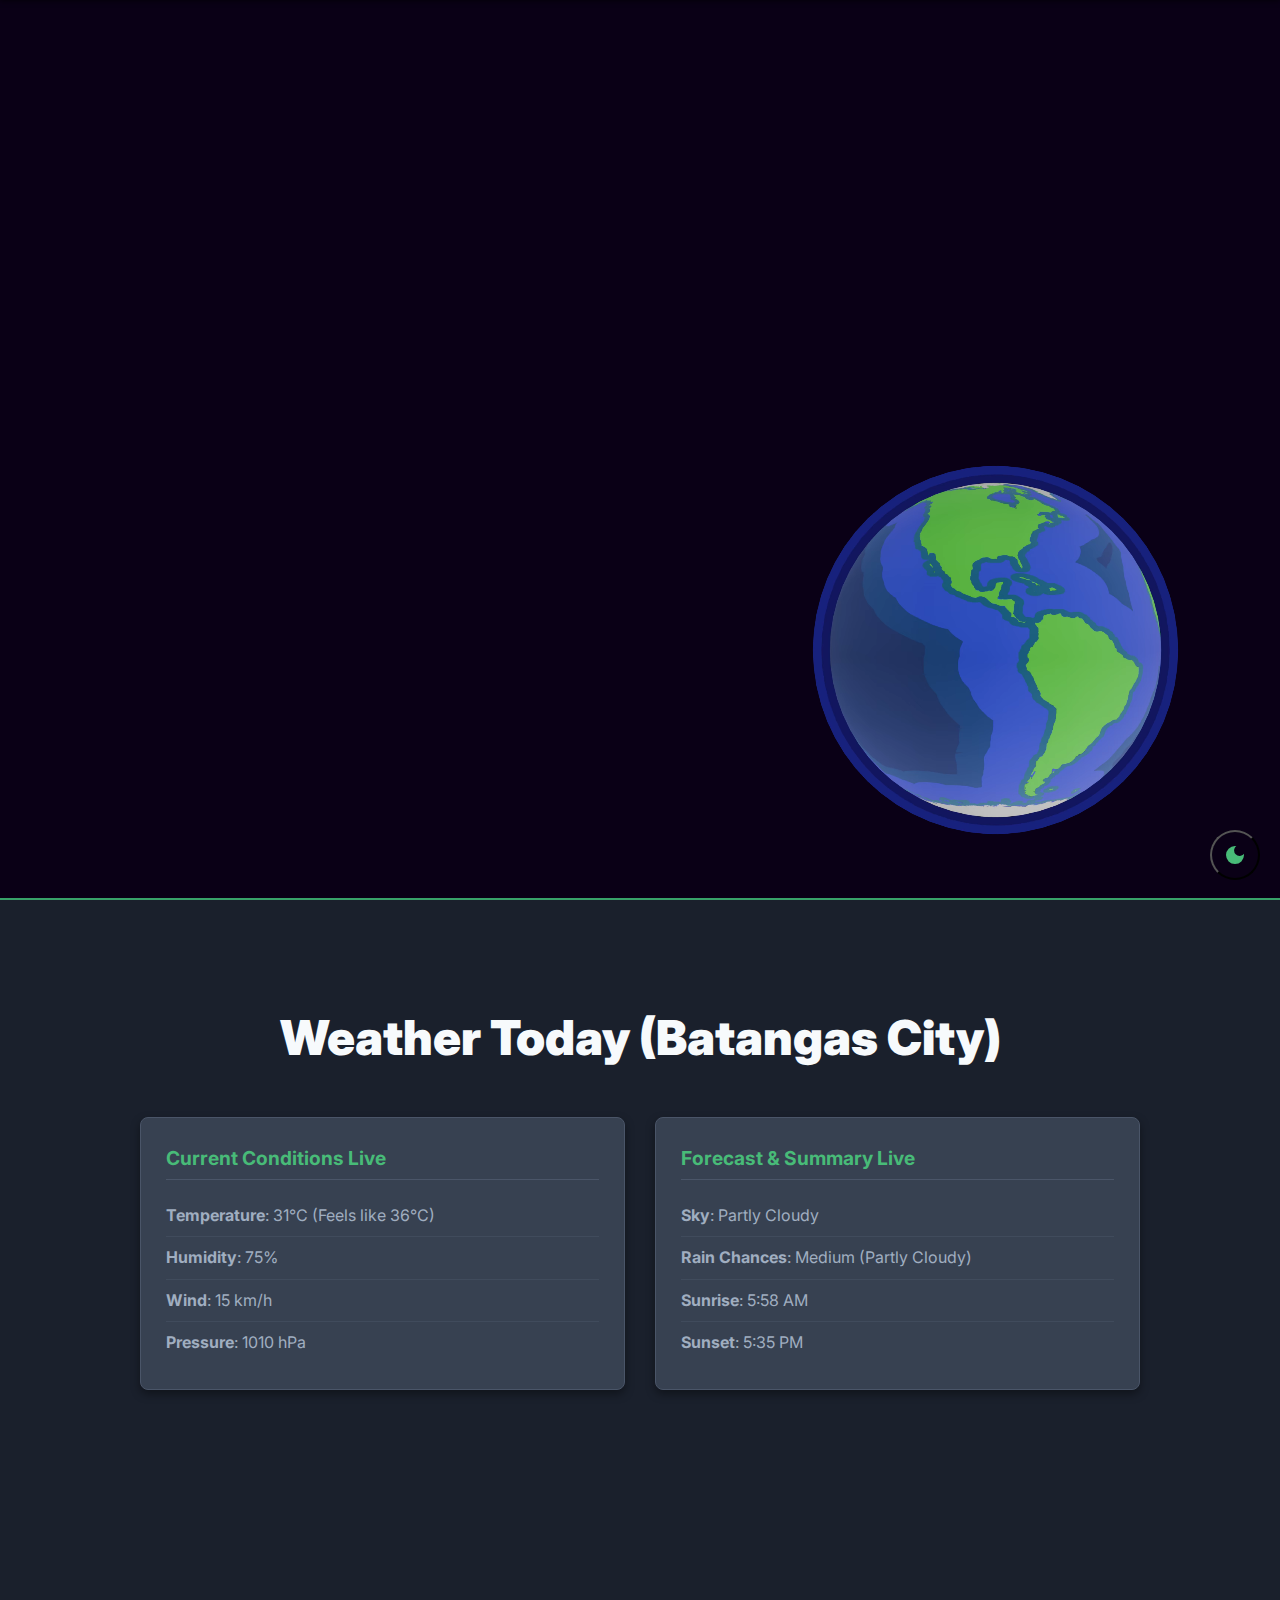
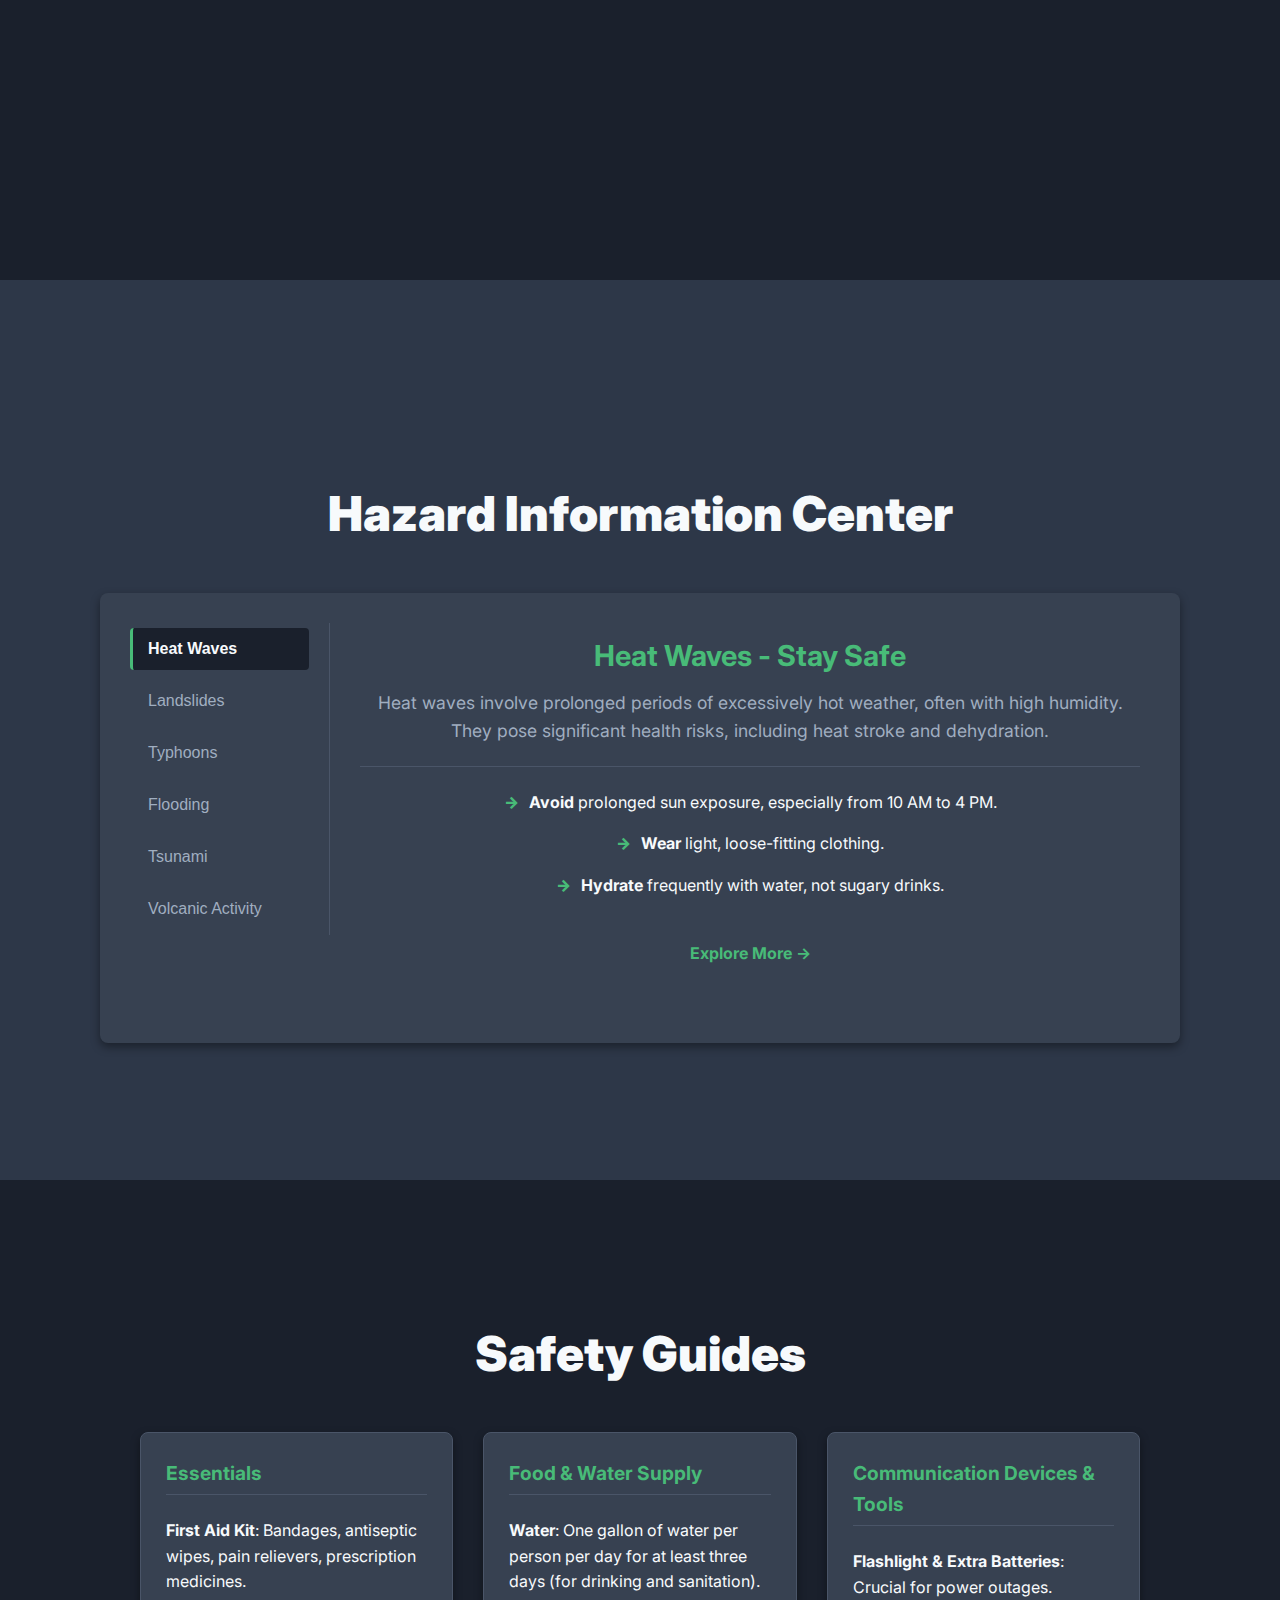
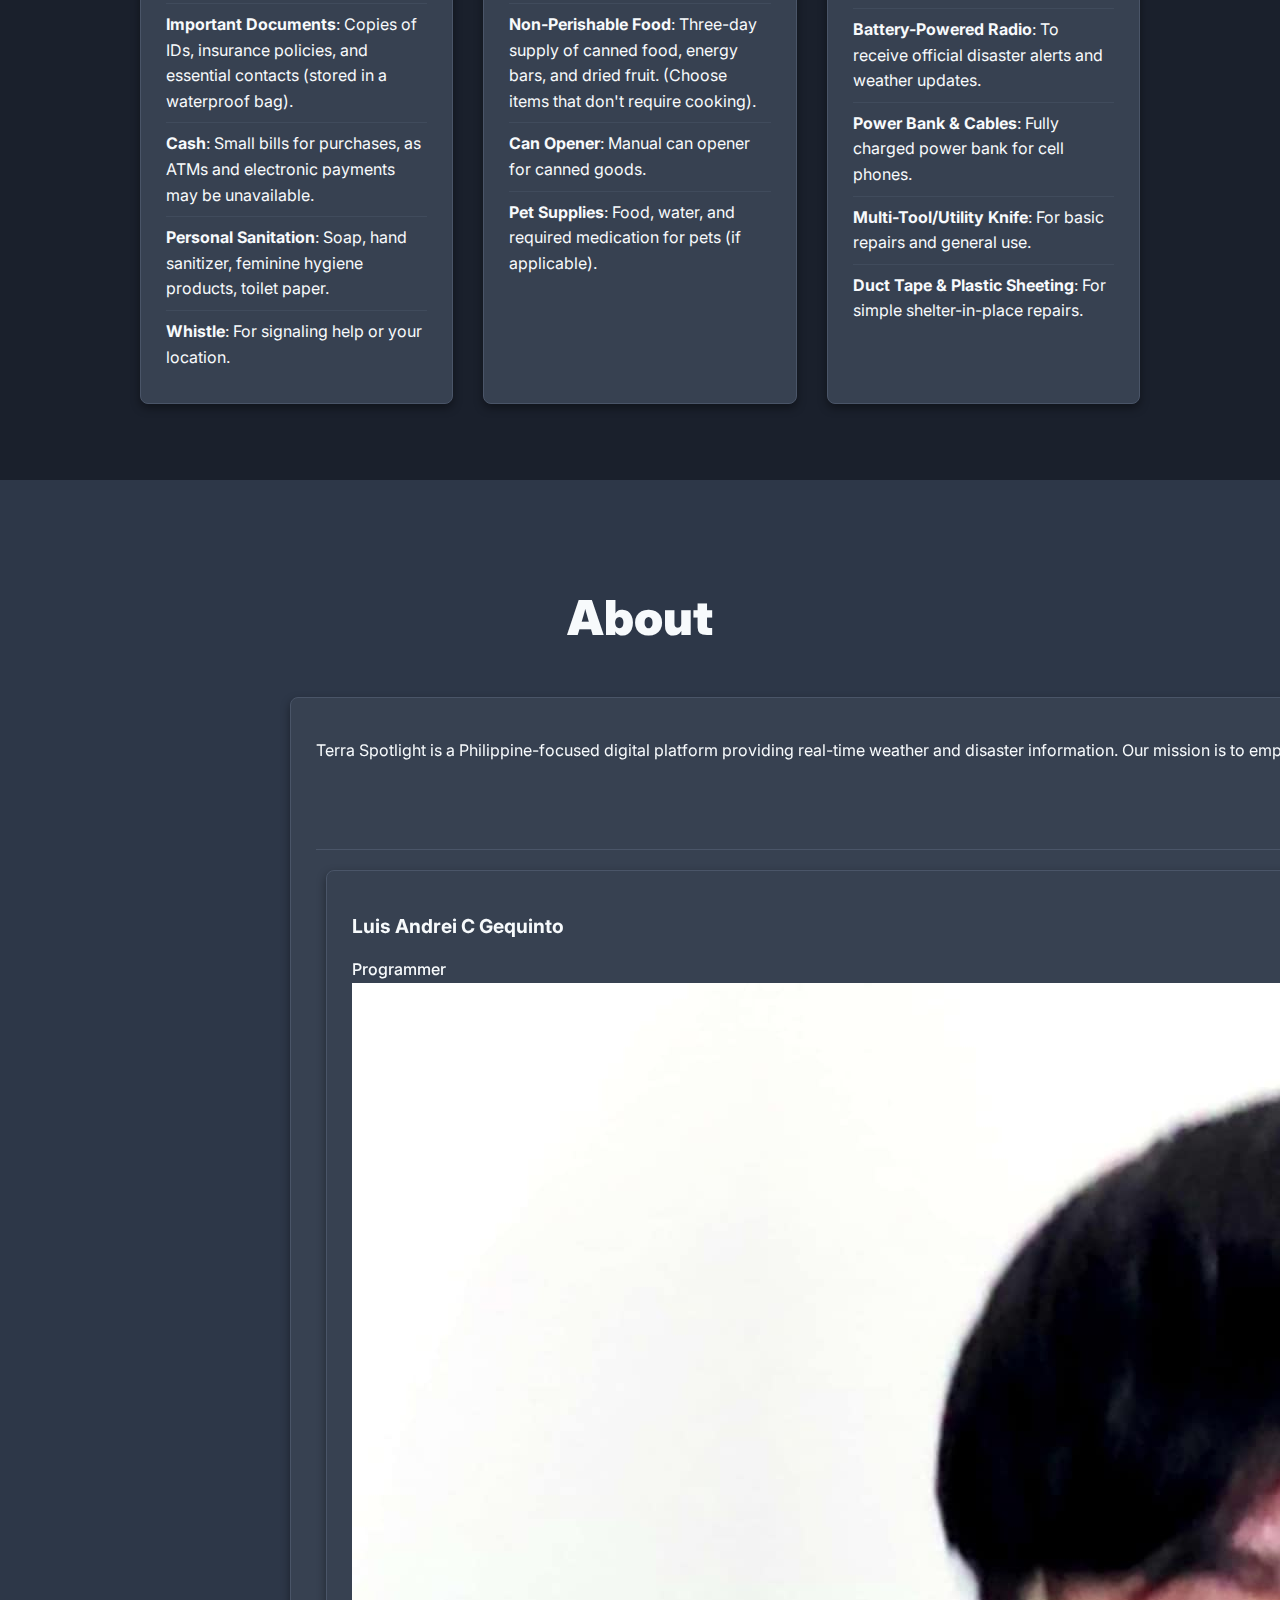
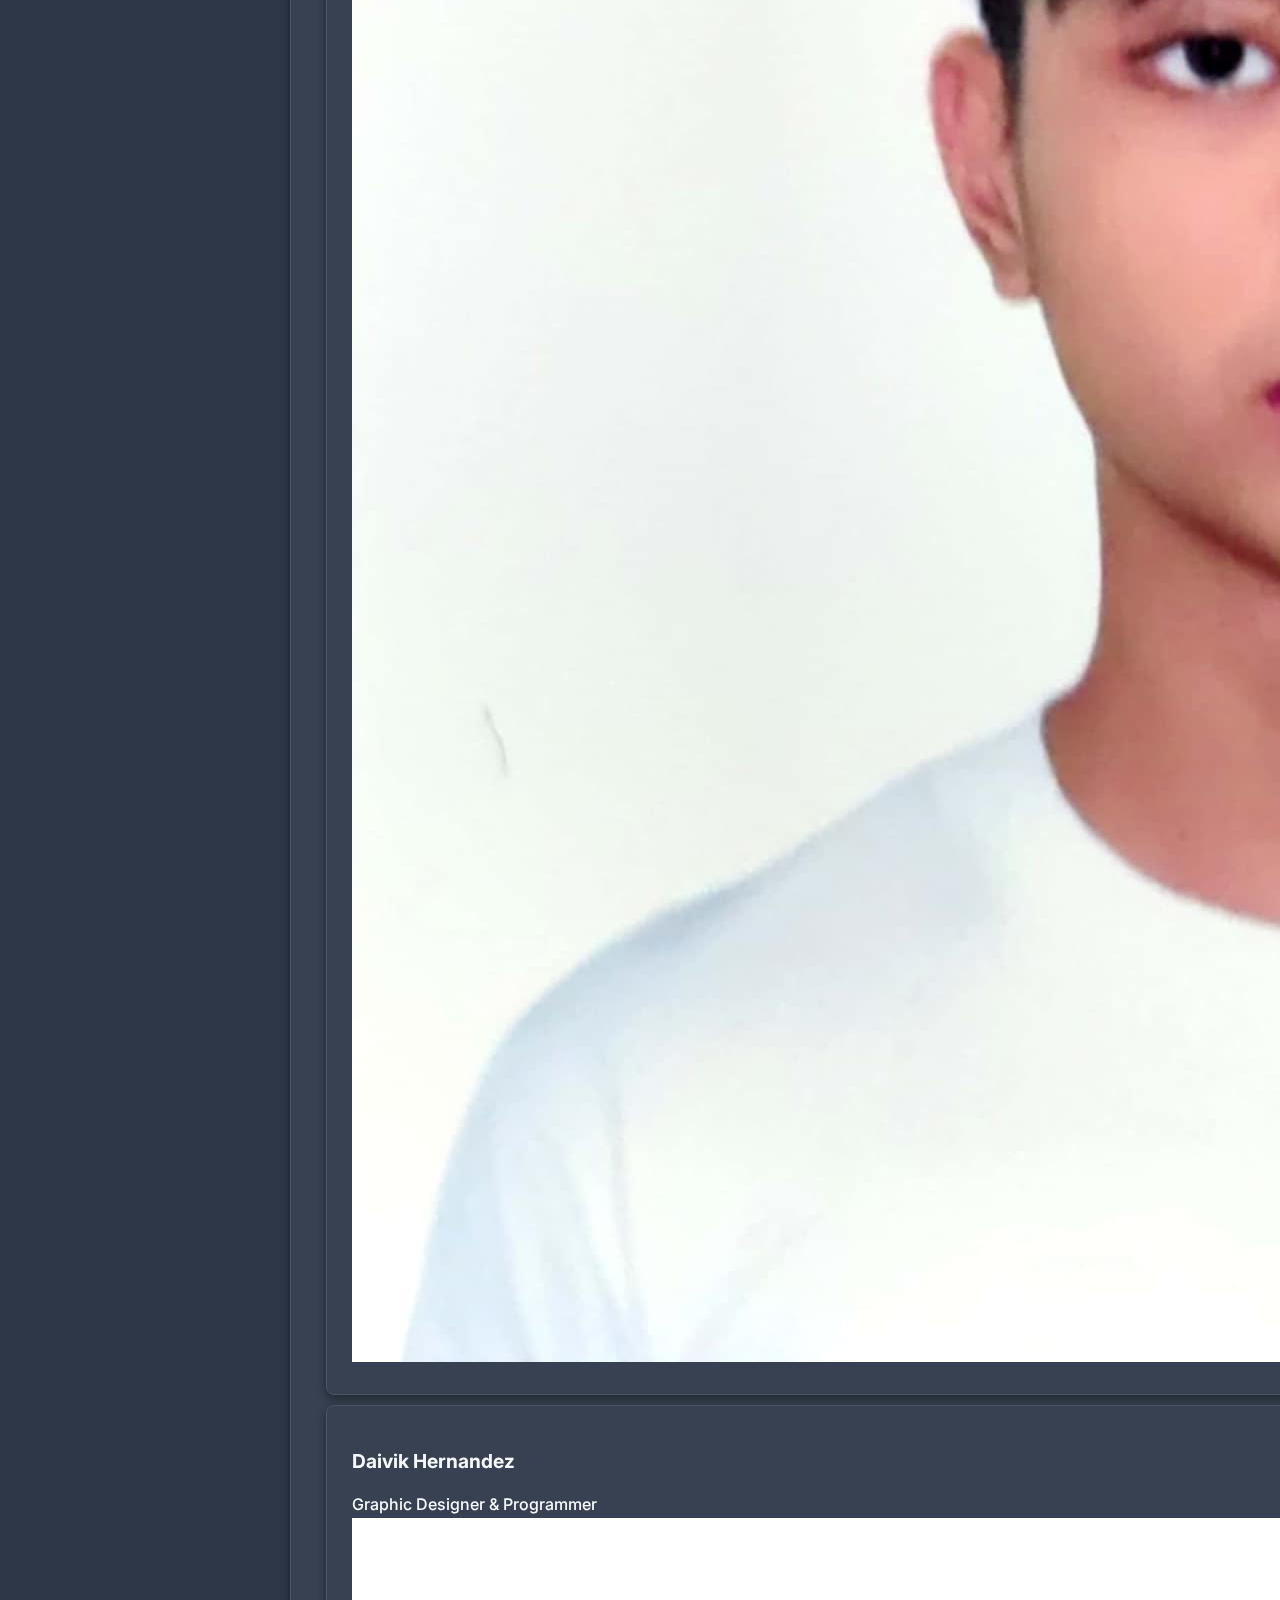
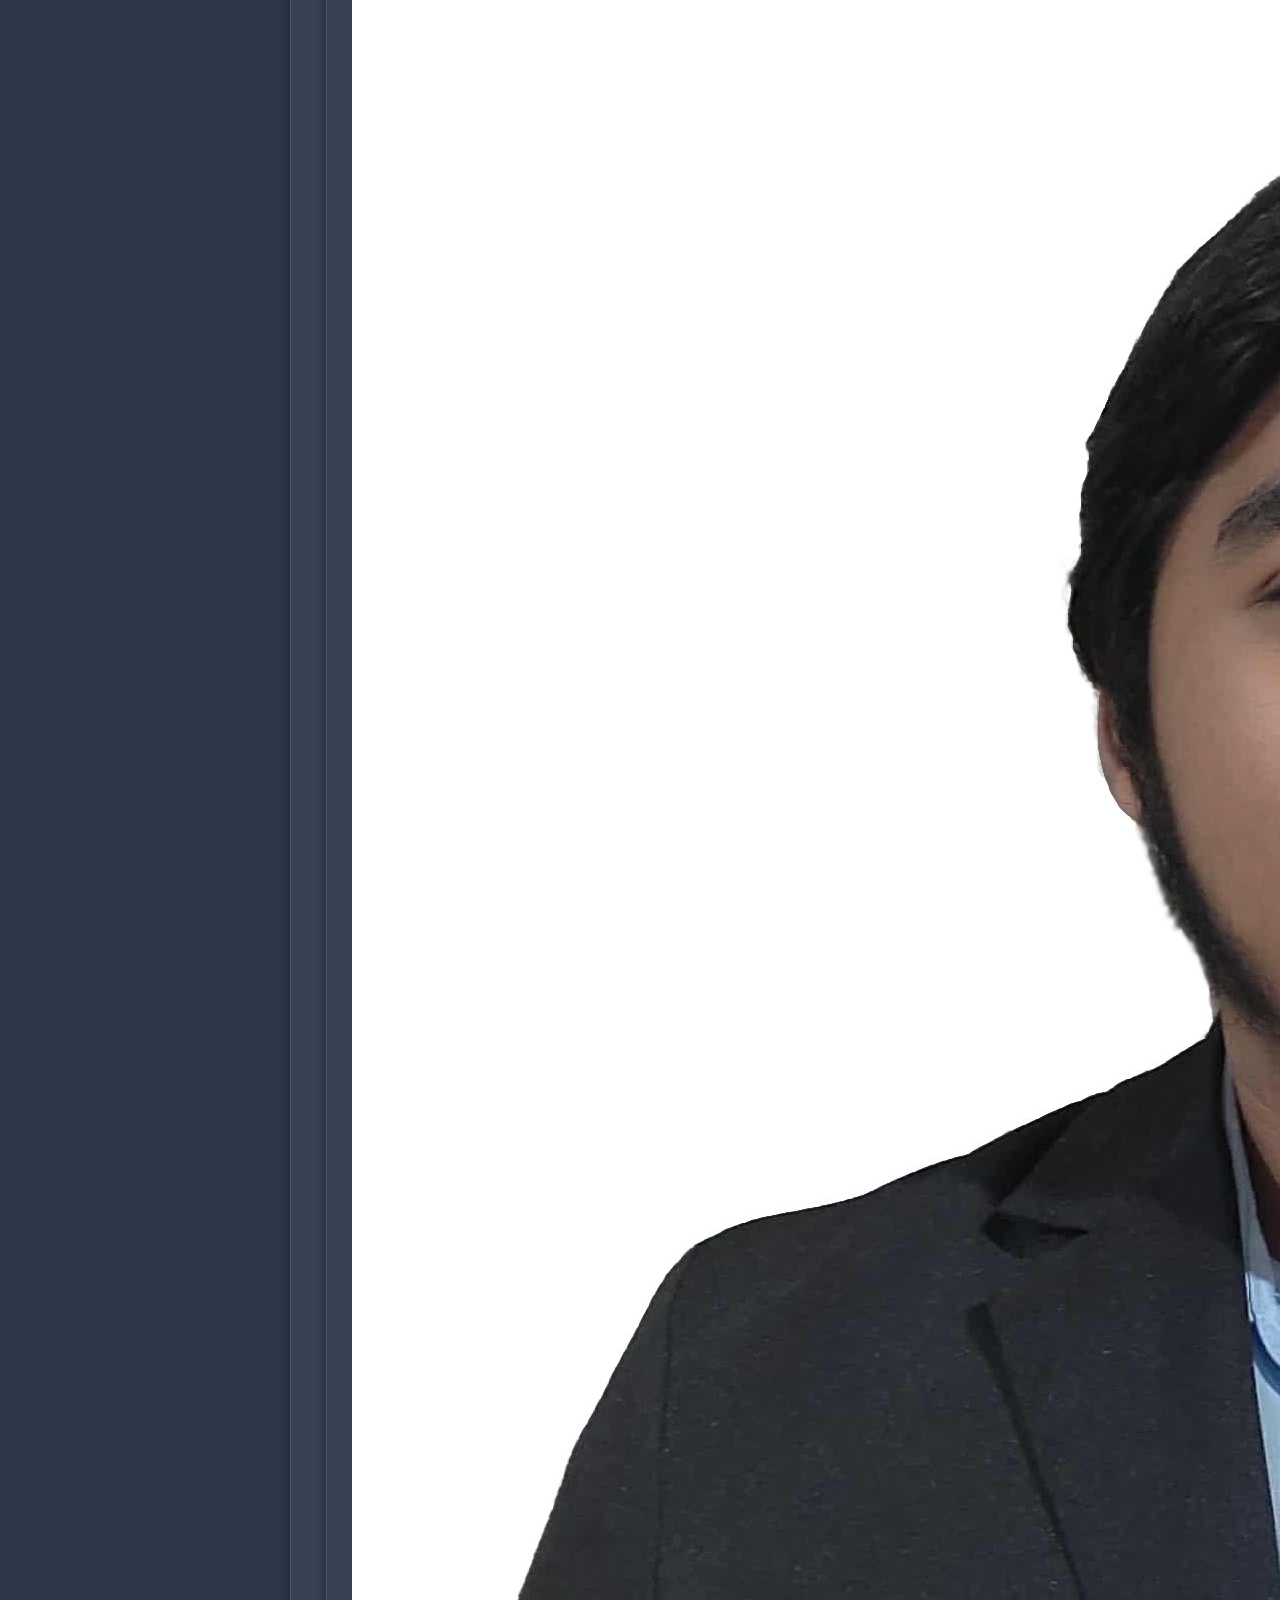
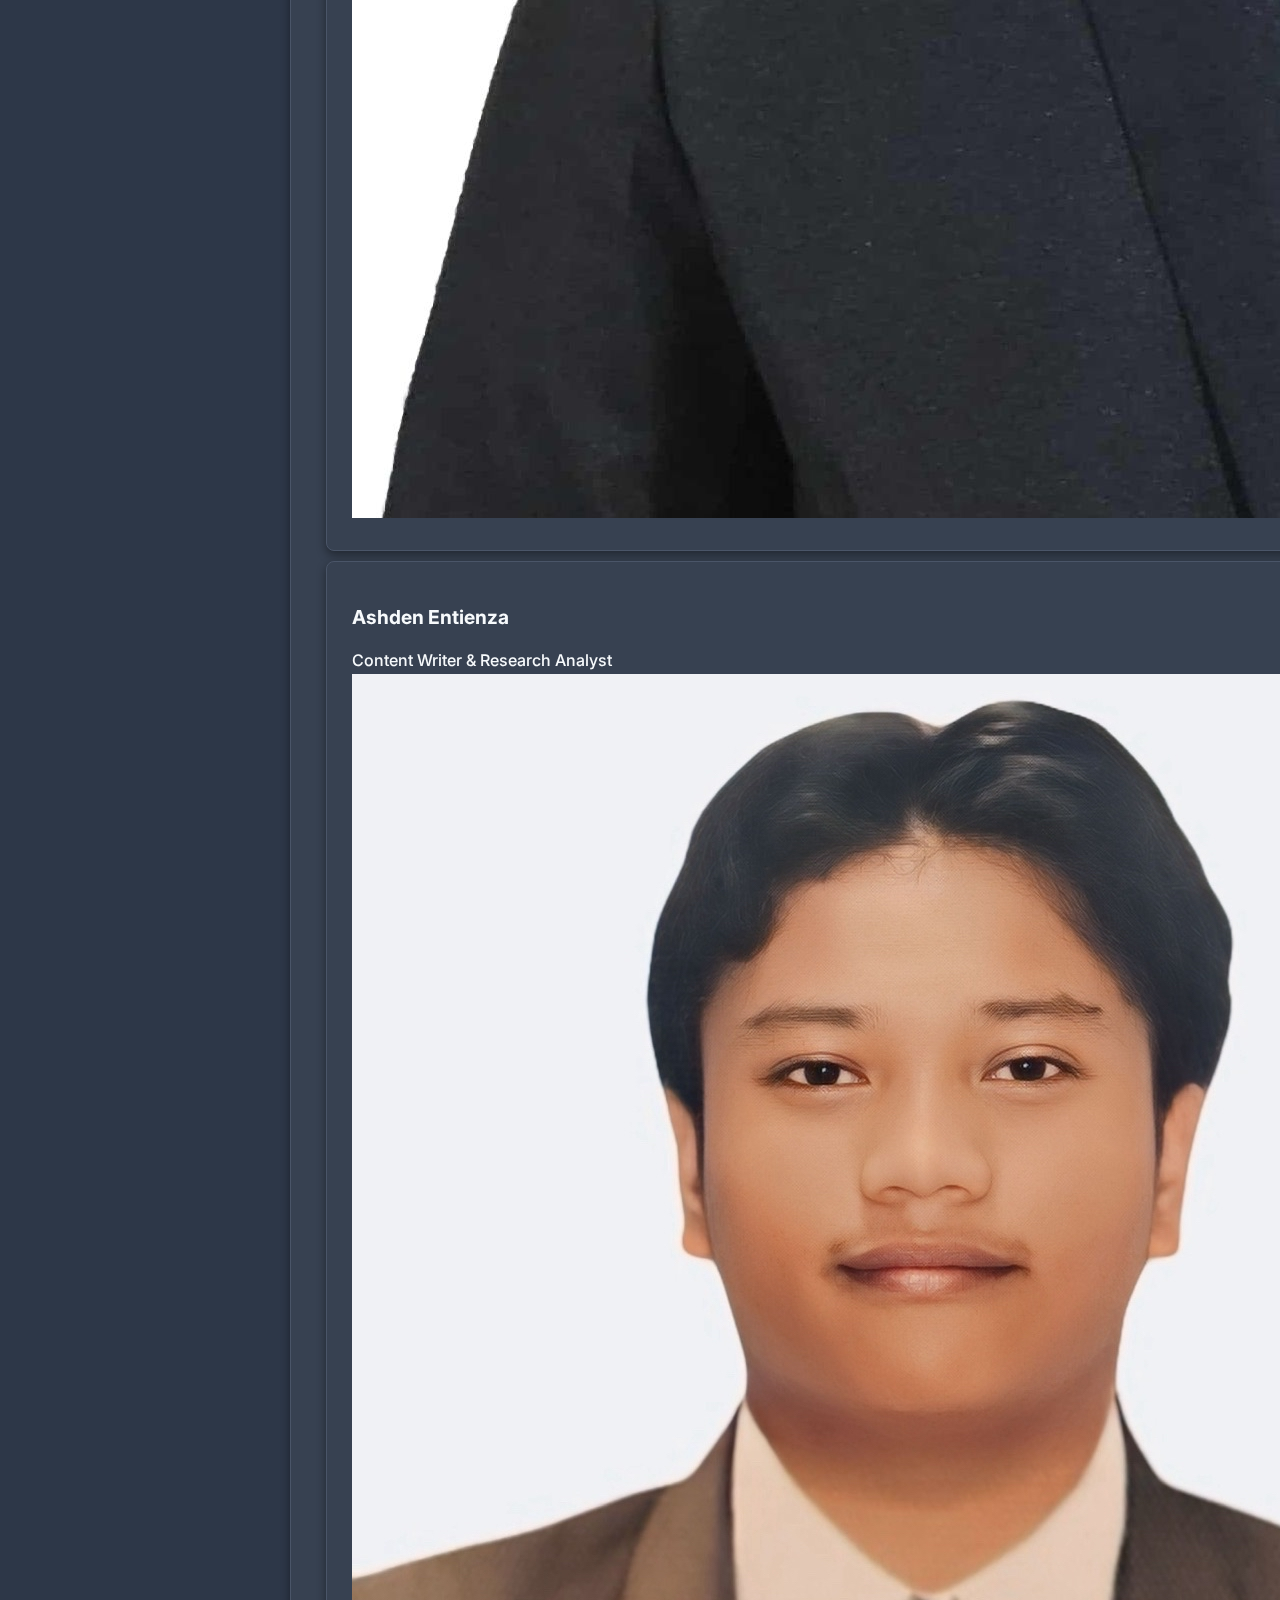
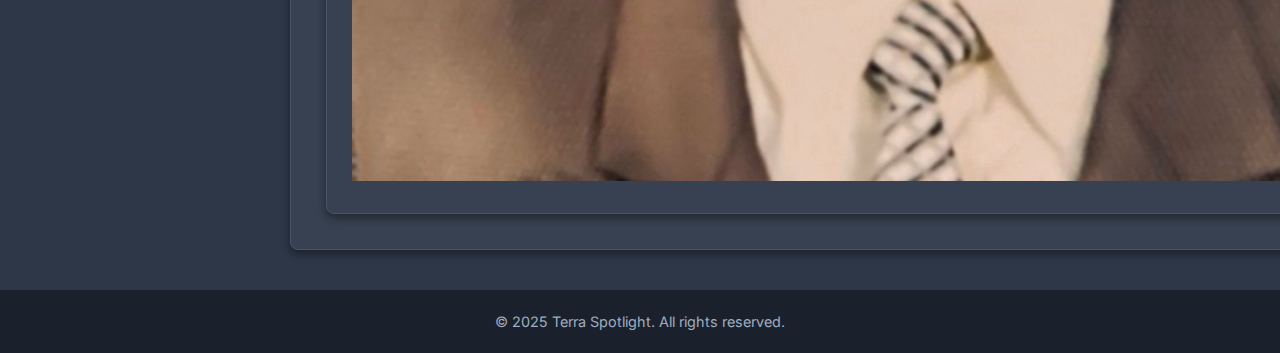
<file: index.html>
<!DOCTYPE html>
<html lang="en">
<head>
    <meta charset="UTF-8" />
    <meta name="viewport" content="width=device-width, initial-scale=1.0" />
    <title>Terra Spotlight</title>
    <link rel="stylesheet" href="styles.css">
</head>

<body>
    <button id="theme-switch">
        <svg xmlns="http://www.w3.org/2000/svg" height="24px" viewBox="0 -960 960 960" width="24px" fill="#e3e3e3"><path d="M480-120q-150 0-255-105T120-480q0-150 105-255t255-105q14 0 27.5 1t26.5 3q-41 29-65.5 75.5T444-660q0 90 63 153t153 63q55 0 101-24.5t75-65.5q2 13 3 26.5t1 27.5q0 150-105 255T480-120Z"/></svg>
        <svg xmlns="http://www.w3.org/2000/svg" height="24px" viewBox="0 -960 960 960" width="24px" fill="#e3e3e3"><path d="M480-280q-83 0-141.5-58.5T280-480q0-83 58.5-141.5T480-680q83 0 141.5 58.5T680-480q0 83-58.5 141.5T480-280ZM200-440H40v-80h160v80Zm720 0H760v-80h160v80ZM440-760v-160h80v160h-80Zm0 720v-160h80v160h-80ZM256-650l-101-97 57-59 96 100-52 56Zm492 496-97-101 53-55 101 97-57 59Zm-98-550 97-101 59 57-100 96-56-52ZM154-212l101-97 55 53-97 101-59-57Z"/></svg>
    </button>

    <nav id="top-nav">
        <div class="logo">Terra Spotlight</div>
        <ul>
            <li><a href="#landing-page">Home</a></li>
            <li><a href="#weather">Weather</a></li>
            <li><a href="#disasters">Hazards</a></li>
            <li><a href="#guides">Safety</a></li>
            <li><a href="#about">About</a></li>
        </ul>
    </nav>


    <section id="landing-page" class="fullViewportLandingVer">
         <div id="novaBG" >
            <img src="assets/Lowest Image bg.png">
         </div>
        <div id="starsBGSmallDiv">
            <video id="starsBGSmall" height="100vh" width="100vw" autoplay loop muted>
                <source src="assets/starsBGFar.webm" type="video/webm">
            </video>
        </div>
        <div id="globeAnimDiv">
            <video id="globeAnim" height="400" width="712" autoplay muted>
                <source src="assets/globeAnim.webm" type="video/webm">
            </video>
        </div>
        <div id="spotlightDiv">
            <img id="spotlight" src="assets/yellowGradientSpotlight.png" alt="A spotlight shining upon out wonderous earth." height="850" width="450">
        </div>
    </section>

    <section class="scroll-space"></section>

    <section id="content-container">
        <section id="weather" class="content-section full-viewport">
            <h2>Weather Today (Batangas City)</h2>
            <div class="content-grid">
                
                <div class="card">
                    <h3>Current Conditions <span class="live-pill hidden">Live</span></h3>
                    <ul>
                        <li><b>Temperature</b>: <span id="temp-data">31°C (Feels like 36°C)</span></li>
                        <li><b>Humidity</b>: <span id="humidity-data">75%</span></li>
                        <li><b>Wind</b>: <span id="wind-data">15 km/h</span></li>
                        <li><b>Pressure</b>: <span id="pressure-data">1010 hPa</span></li>
                    </ul>
                </div>
                
                <div class="card">
                    <h3>Forecast & Summary <span class="live-pill hidden">Live</span></h3>
                    <ul>
                        <li><b>Sky</b>: <span id="sky-data">Partly Cloudy</span></li>
                        <li><b>Rain Chances</b>: <span id="rain-data">Medium (Partly Cloudy)</span></li>
                        <li><b>Sunrise</b>: <span id="sunrise-data">5:58 AM</span></li>
                        <li><b>Sunset</b>: <span id="sunset-data">5:35 PM</span></li>
                    </ul>
                </div>
                
            </div>

            <iframe width="650" height="450" id="windy-com" src="https://embed.windy.com/embed.html?type=map&location=coordinates&metricRain=default&metricTemp=default&metricWind=default&zoom=11&overlay=wind&product=ecmwf&level=surface&lat=13.754&lon=121.063" frameborder="0"></iframe>
        </section>

        <section id="disasters" class="content-section full-viewport">
            <h2>Hazard Information Center</h2>

            <div class="disaster-container">
                
                <div class="disaster-nav">
                    <button class="disaster-btn active" data-hazard="heatwaves">Heat Waves</button>
                    <button class="disaster-btn" data-hazard="landslides">Landslides</button>
                    <button class="disaster-btn" data-hazard="typhoons">Typhoons</button>
                    <button class="disaster-btn" data-hazard="flooding">Flooding</button>
                    <button class="disaster-btn" data-hazard="tsunami">Tsunami</button>
                    <button class="disaster-btn" data-hazard="volcanic">Volcanic Activity</button>
                </div>

                <div class="disaster-display-wrapper">
                    
                    <div id="hazard-content">
                        
                        <div id="heatwaves" class="hazard-card active-content">
                            <h3>Heat Waves - Stay Safe</h3>
                            <p class="summary-text">
                                Heat waves involve prolonged periods of excessively hot weather, often with high humidity. They pose significant health risks, including heat stroke and dehydration.
                            </p>
                            <ul class="key-facts">
                                <li><b>Avoid</b> prolonged sun exposure, especially from 10 AM to 4 PM.</li>
                                <li><b>Wear</b> light, loose-fitting clothing.</li>
                                <li><b>Hydrate</b> frequently with water, not sugary drinks.</li>
                            </ul>
                            <a href="./disasters/heatwave.html" class="learn-more-link">Explore More →</a>
                        </div>
                        
                        
                        <div id="landslides" class="hazard-card">
                            <h3>Landslides - Warning Signs</h3>
                            <p class="summary-text">Landslides occur when masses of rock, earth, or debris move down a slope. They are often triggered by heavy rainfall or earthquakes.</p>
                            <ul class="key-facts">
                                <li><b>Look</b> for sudden changes in water flow on slopes.</li>
                                <li><b>Notice</b> tilting poles, trees, or fences.</li>
                                <li><b>Listen</b> for unusual sounds, like trees cracking or boulders knocking.</li>
                            </ul>
                            <a href="./disasters/landslide.html" class="learn-more-link">Explore More →</a>
                        </div>

                        <div id="typhoons" class="hazard-card">
                            <h3>Typhoons - Get your umbrellas!</h3>
                            <p class="summary-text">Typhoons are violent storms characterized by destructive winds, torrential rainfall, and storm surges, posing a severe threat to coastal and low-lying areas.</p>
                            <ul class="key-facts">
                                <li><b>Prepare:</b> Secure items, pack a Go-Bag, and ensure all devices are fully charged.</li>
                                <li><b>Evacuate:</b> Know your route and move immediately to higher ground when officials order it.</li>
                                <li><b>Shelter:</b> Stay indoors, keep away from windows, and monitor official news via radio (PAGASA).</li>
                            </ul>
                            <a href="./disasters/typhoon.html" class="learn-more-link">Explore More →</a>
                        </div>
                        
                        <div id="flooding" class="hazard-card">
                            <h3>Flooding - Be Prepared</h3>
                            <p  class="summary-text">Floods are the most common natural disaster in the Philippines. They can develop slowly or quickly, often due to tropical cyclones and monsoons.</p>
                            <ul class="key-facts">
                                <li><b>Never</b> attempt to walk or drive through floodwaters.</li>
                                <li><b>Turn</b> off utilities (gas, electricity) if safe to do so.</li>
                                <li><b>Move</b> immediately to higher ground.</li>
                            </ul>
                            <a href="./disasters/flooding.html" class="learn-more-link">Explore More →</a>
                        </div>

                        <div id="tsunami" class="hazard-card">
                            <h3>Tsunami - Action Steps</h3>
                            <p class="summary-text">A tsunami is a series of large waves caused by disturbances like underwater earthquakes, volcanic eruptions, or landslides, posing a severe threat to coastal areas.</p>
                            <ul class="key-facts">
                                <li><b>Move</b> immediately inland to higher ground upon hearing a warning or feeling a strong earthquake.</li>
                                <li><b>Know</b> the difference between a warning (actual threat) and a watch (potential threat).</li>
                                <li><b>Follow</b> evacuation routes posted for your area.</li>
                            </ul>
                            <a href="./disasters/tsunami.html" class="learn-more-link">Explore More →</a>
                        </div>
                        
                        <div id="volcanic" class="hazard-card">
                            <h3>Volcanic Activity - What to Do</h3>
                            <p class="summary-text">Volcanic eruptions can lead to ash fall, pyroclastic flows, and toxic gas release. Residents near active volcanoes must remain vigilant and follow official advisories.</p>
                            <ul class="key-facts">
                                <li><b>Stay</b> indoors with windows and doors closed to avoid ash fall and gas exposure.</li>
                                <li><b>Wear</b> goggles and an N95 mask if you must go outside.</li>
                                <li><b>Listen</b> to PAGASA and PHIVOLCS for current alert levels.</li>
                            </ul>
                            <a href="./disasters/volcanic_activity.html" class="learn-more-link">Explore More →</a>
                        </div>
                        
                    </div>
                </div>

            </div>
        </section>
        
        <section id="guides" class="content-section full-viewport">
            <h2>Safety Guides</h2>
            <div class="content-grid">
                
                <div class="card">
                    <h3>Essentials</h3>
                    <ul>
                        <li><b>First Aid Kit</b>: Bandages, antiseptic wipes, pain relievers, prescription medicines.</li>
                        <li><b>Important Documents</b>: Copies of IDs, insurance policies, and essential contacts (stored in a waterproof bag).</li>
                        <li><b>Cash</b>: Small bills for purchases, as ATMs and electronic payments may be unavailable.</li>
                        <li><b>Personal Sanitation</b>: Soap, hand sanitizer, feminine hygiene products, toilet paper.</li>
                        <li><b>Whistle</b>: For signaling help or your location.</li>
                    </ul>
                </div>

                <div class="card">
                    <h3>Food & Water Supply</h3>
                    <ul>
                        <li><b>Water</b>: One gallon of water per person per day for at least three days (for drinking and sanitation).</li>
                        <li><b>Non-Perishable Food</b>: Three-day supply of canned food, energy bars, and dried fruit. (Choose items that don't require cooking).</li>
                        <li><b>Can Opener</b>: Manual can opener for canned goods.</li>
                        <li><b>Pet Supplies</b>: Food, water, and required medication for pets (if applicable).</li>
                    </ul>
                </div>

                <div class="card">
                    <h3>Communication Devices & Tools</h3>
                    <ul>
                        <li><b>Flashlight & Extra Batteries</b>: Crucial for power outages.</li>
                        <li><b>Battery-Powered Radio</b>: To receive official disaster alerts and weather updates.</li>
                        <li><b>Power Bank & Cables</b>: Fully charged power bank for cell phones.</li>
                        <li><b>Multi-Tool/Utility Knife</b>: For basic repairs and general use.</li>
                        <li><b>Duct Tape & Plastic Sheeting</b>: For simple shelter-in-place repairs.</li>
                    </ul>
                </div>

            </div>
        </section>


        <section id="about" class="content-section full-viewport">
            <h2>About</h2>
            <div class="content-grid single-column">
                <div class="card contact-card">
                    <p>
                        Terra Spotlight is a Philippine-focused digital platform providing
                        real-time weather and disaster information. Our mission is to empower
                        Filipinos with reliable and accessible data.
                    </p>

                    <h3 class="our-developers">Our Developers</h3>

                    <div class="contact-details">
                        <div class="card developer">
                            <div>
                                <p class="author">Luis Andrei C Gequinto</p>
                                <p class="role">Programmer</p>
                            </div>
                            <div>
                                <img src="./assets/Luan.jpg" alt="Luan Image" class="developer-pic">
                            </div>
                        </div>
                        <div class="card developer">
                            <div>
                                <p class="author">Daivik Hernandez</p>
                                <p class="role">Graphic Designer & Programmer</p>
                            </div>
                            <div>
                                <img src="./assets/Daivik.jpg" alt="Daivik Image" class="developer-pic">
                            </div>
                        </div>
                        <div class="card developer">
                            <div>
                                <p class="author">Ashden Entienza</p>
                                <p class="role">Content Writer & Research Analyst</p>
                            </div>
                            <div>
                                <img src="./assets/Ash.png" alt="Luan Image" class="developer-pic">
                            </div>
                        </div>
                    </div>
                </div>
            </div>
        </section>

        <footer>
            <p>&copy; 2025 Terra Spotlight. All rights reserved.</p>
        </footer>
    </section>


    <script src="app.js"></script>
    <script src="lightmode.js"></script>
    <script src="mouseParalax.js"></script>
    <script src="hoverNavi.js"></script>

</body>
</html>
</file>
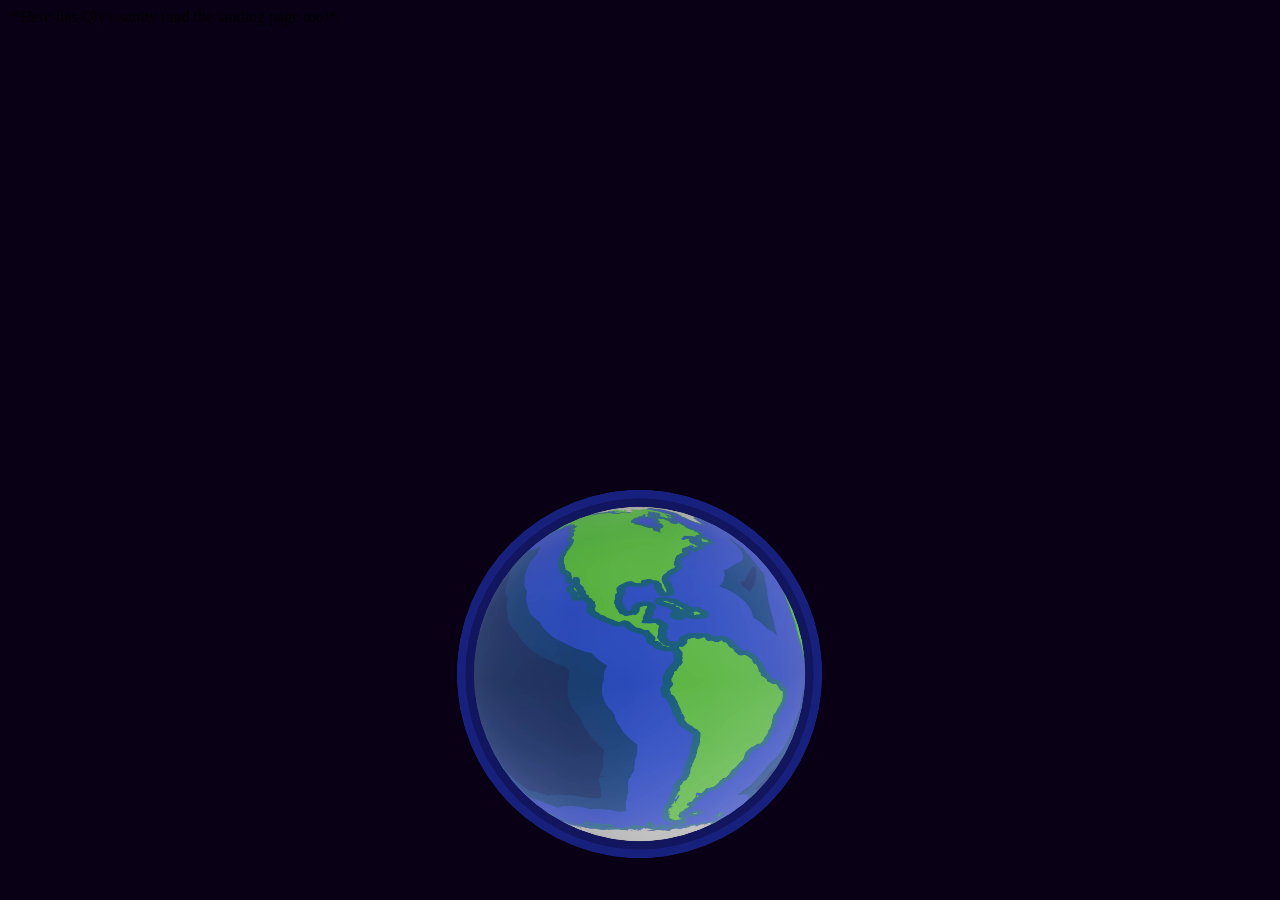
<file: main.html>
<!DOCTYPE html>

<html lang="eng">
    <header>
        <title>Terra Spotlight</title>
        <link rel="stylesheet" href="style.css">
            <meta charset="UTF-8">
            <meta name="description" content="Natural disaster information site">
            <meta name="keywords" content="HTML, CSS">
            <meta name="author" content="Qlychn, Laun, Fr0g">
            <meta name="viewport" content="width=device-width, initial-scale=1.0">
    </header>

    <body>
        /*Here lies Qly's sanity (and the landing page too)*/
        <div id="globeAnimDiv">
            <video id="globeAnim" height="400" width="712" autoplay muted>
                <source src="assets/globeAnim.webm" type="video/webm">
            </video>
        </div>
        <div id="spotlightDiv">
            <img id="spotlight" src="assets/yellowGradientSpotlight.png" alt="A spotlight shining upon out wonderous earth." height="850" width="450">
        </div>






    </body>

</html>
</file>
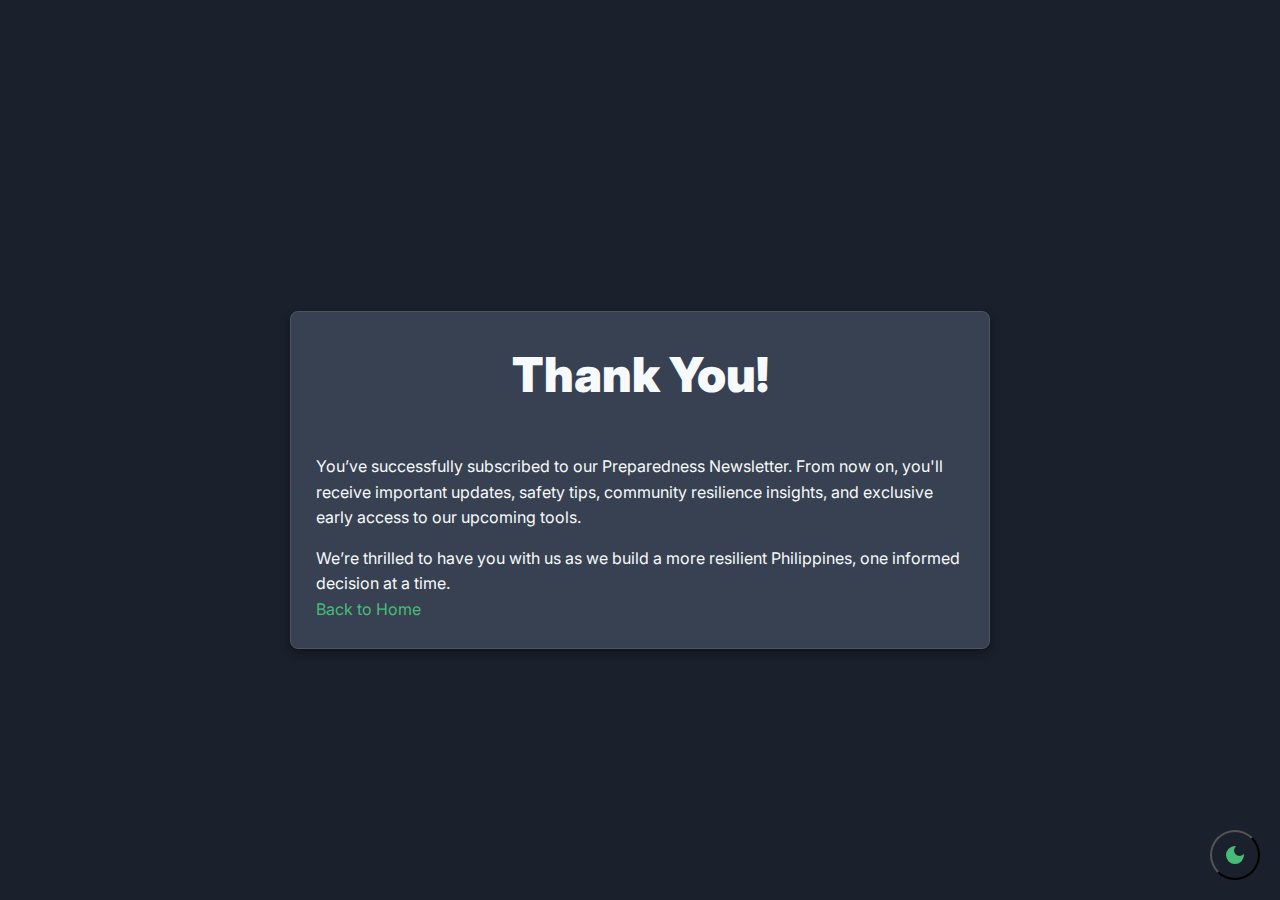
<file: thank-you.html>
<!DOCTYPE html>
<html lang="en">
<head>
    <meta charset="UTF-8">
    <meta name="viewport" content="width=device-width, initial-scale=1.0">
    <title>Document</title>
    <link rel="stylesheet" href="styles.css">
</head>
<body>
    <button id="theme-switch">
        <svg xmlns="http://www.w3.org/2000/svg" height="24px" viewBox="0 -960 960 960" width="24px" fill="#e3e3e3"><path d="M480-120q-150 0-255-105T120-480q0-150 105-255t255-105q14 0 27.5 1t26.5 3q-41 29-65.5 75.5T444-660q0 90 63 153t153 63q55 0 101-24.5t75-65.5q2 13 3 26.5t1 27.5q0 150-105 255T480-120Z"/></svg>
        <svg xmlns="http://www.w3.org/2000/svg" height="24px" viewBox="0 -960 960 960" width="24px" fill="#e3e3e3"><path d="M480-280q-83 0-141.5-58.5T280-480q0-83 58.5-141.5T480-680q83 0 141.5 58.5T680-480q0 83-58.5 141.5T480-280ZM200-440H40v-80h160v80Zm720 0H760v-80h160v80ZM440-760v-160h80v160h-80Zm0 720v-160h80v160h-80ZM256-650l-101-97 57-59 96 100-52 56Zm492 496-97-101 53-55 101 97-57 59Zm-98-550 97-101 59 57-100 96-56-52ZM154-212l101-97 55 53-97 101-59-57Z"/></svg>
    </button>

    <section id="thank-you" class="content-section full-viewport">
        <div class="content-grid single-column">
            <div class="card contact-card">

                <h2 class="section-title">Thank You!</h2>
                <p class="thank-text">
                    You’ve successfully subscribed to our Preparedness Newsletter.
                    From now on, you'll receive important updates, safety tips,
                    community resilience insights, and exclusive early access to our upcoming tools.
                </p>

                <p class="thank-subtext">
                    We’re thrilled to have you with us as we build a more resilient Philippines, one
                    informed decision at a time.
                </p>

                <a href="/" class="submit-button" style="text-align:center; display:inline-block;">
                    Back to Home
                </a>

            </div>
        </div>
    </section>

    <script src="lightmode.js"></script>
</body>
</html>
</file>
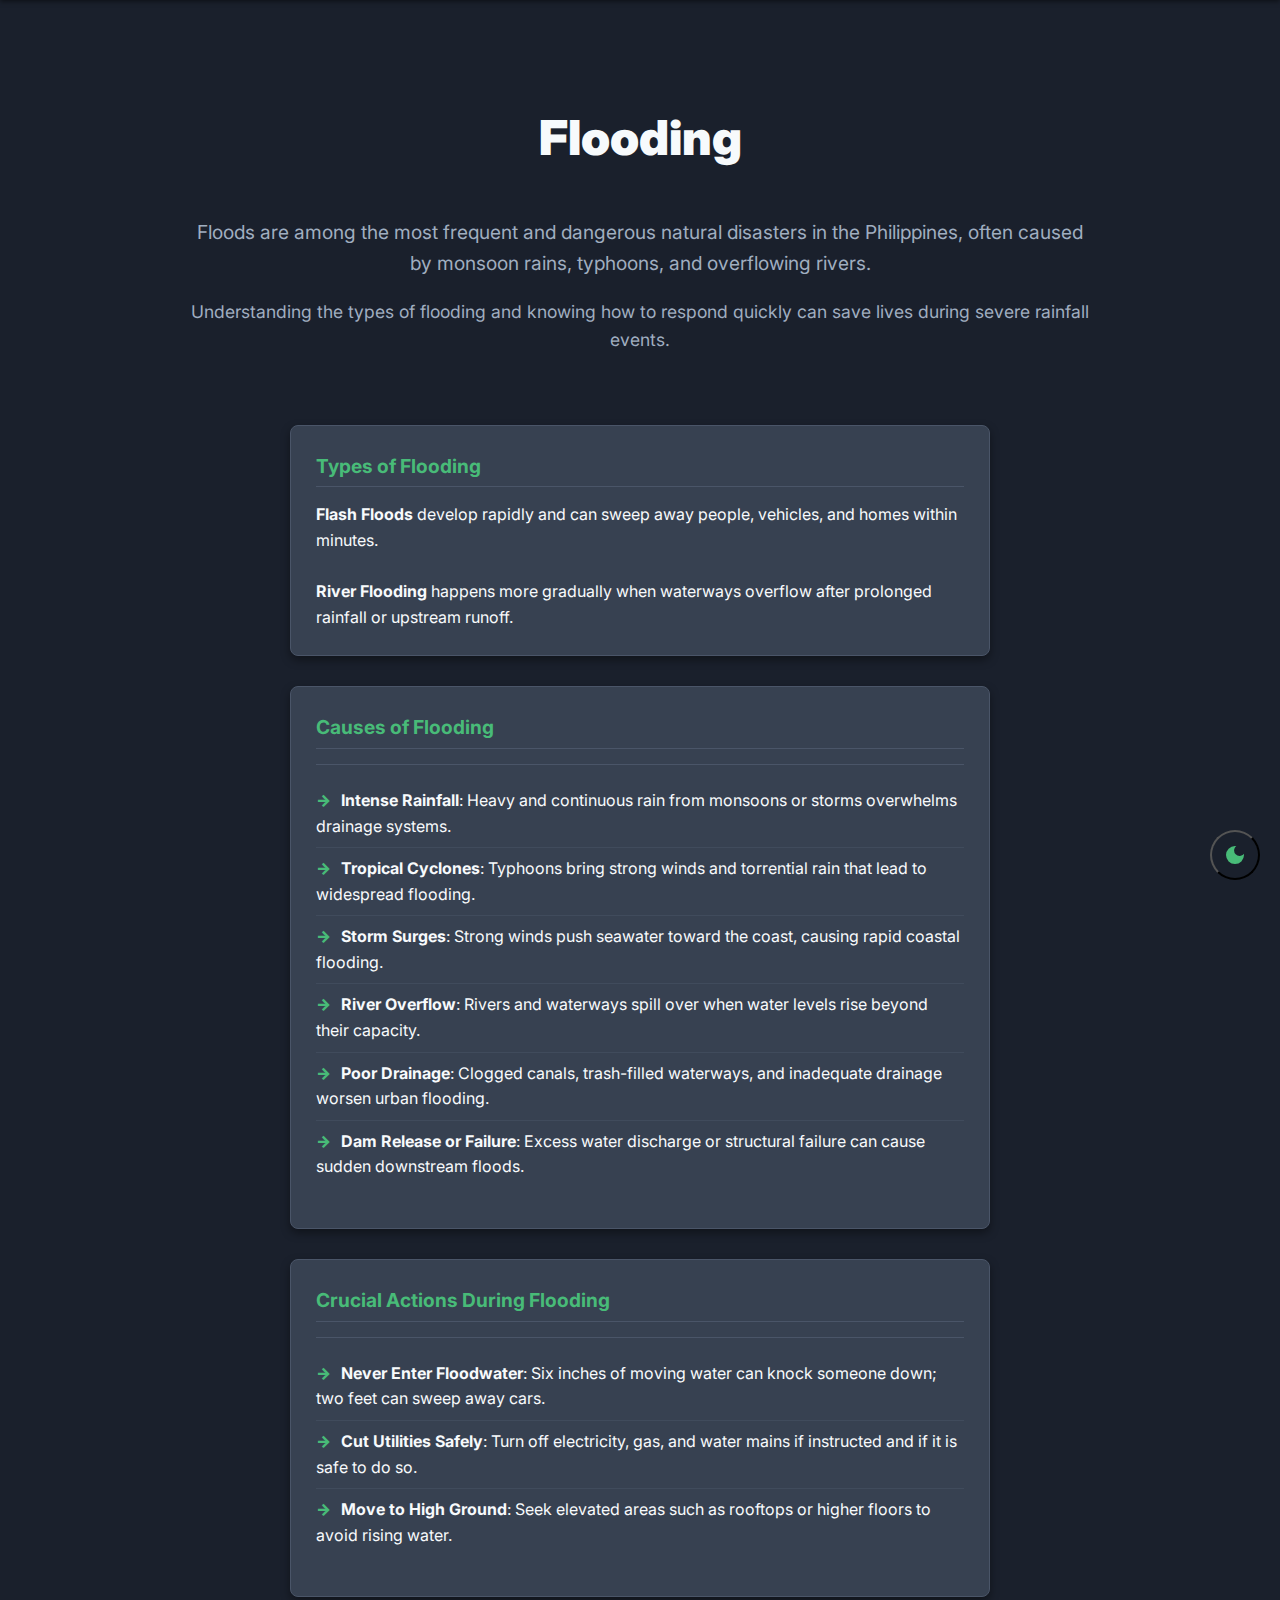
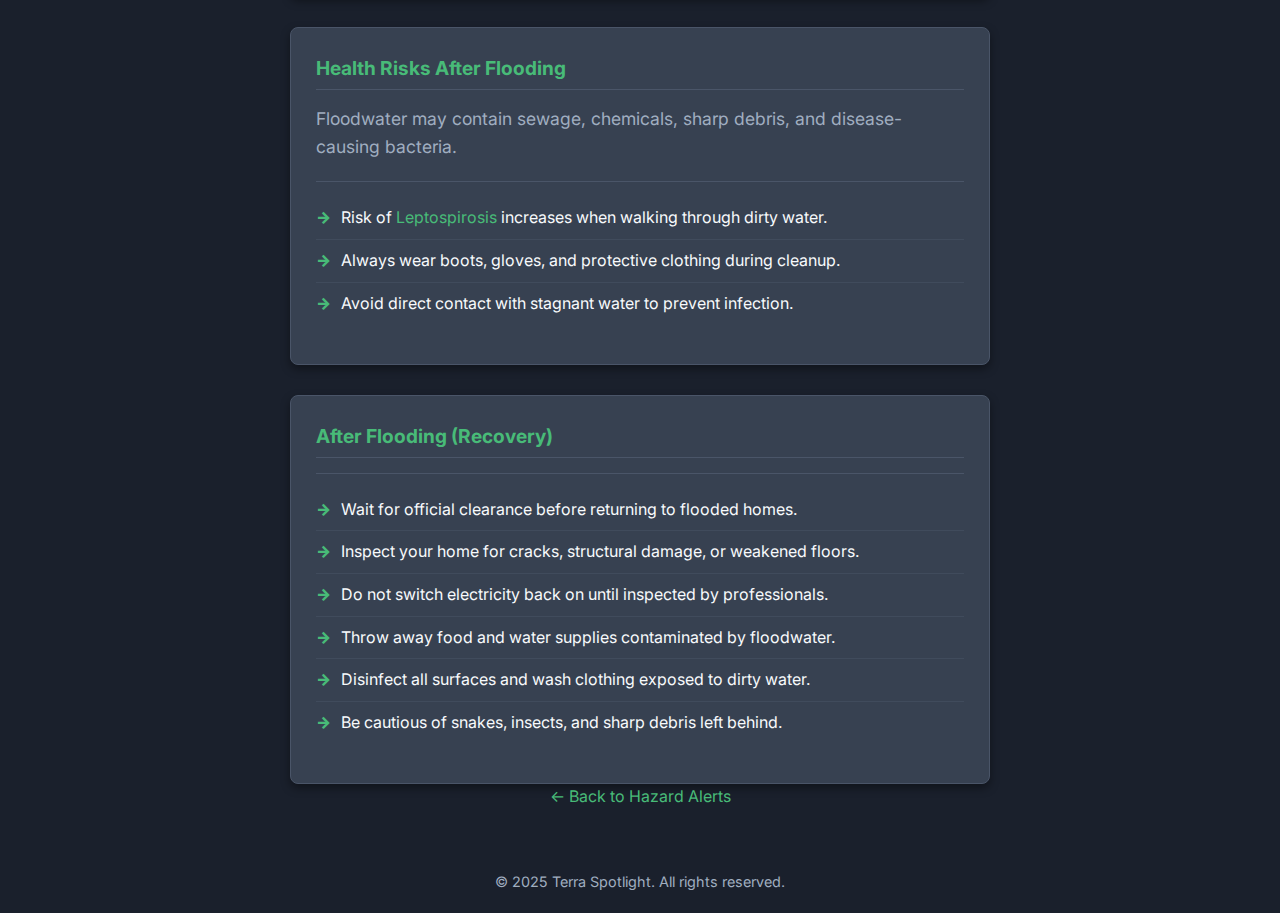
<file: disasters/flooding.html>
<!DOCTYPE html>
<html lang="en">
<head>
    <link rel="icon" type="image/png" href="/assets/Favicon PNG.png" />
    <meta charset="UTF-8">
    <meta name="viewport" content="width=device-width, initial-scale=1.0">
    <title>Flooding Safety Guide - Terra Spotlight</title>
    <link rel="stylesheet" href="../styles.css">
</head>
<body>

    <button id="theme-switch">
        <svg xmlns="http://www.w3.org/2000/svg" height="24px" viewBox="0 -960 960 960" width="24px" fill="#e3e3e3"><path d="M480-120q-150 0-255-105T120-480q0-150 105-255t255-105q14 0 27.5 1t26.5 3q-41 29-65.5 75.5T444-660q0 90 63 153t153 63q55 0 101-24.5t75-65.5q2 13 3 26.5t1 27.5q0 150-105 255T480-120Z"/></svg>
        <svg xmlns="http://www.w3.org/2000/svg" height="24px" viewBox="0 -960 960 960" width="24px" fill="#e3e3e3"><path d="M480-280q-83 0-141.5-58.5T280-480q0-83 58.5-141.5T480-680q83 0 141.5 58.5T680-480q0 83-58.5 141.5T480-280ZM200-440H40v-80h160v80Zm720 0H760v-80h160v80ZM440-760v-160h80v160h-80Zm0 720v-160h80v160h-80ZM256-650l-101-97 57-59 96 100-52 56Zm492 496-97-101 53-55 101 97-57 59Zm-98-550 97-101 59 57-100 96-56-52ZM154-212l101-97 55 53-97 101-59-57Z"/></svg>
    </button>

    <nav id="top-nav">
        <span class="logo">Terra Spotlight</span>
        <ul>
            <li><a href="index.html#landing-page">Home</a></li>
            <li><a href="index.html#weather">Weather</a></li>
            <li><a href="index.html#disasters">Alerts</a></li>
            <li><a href="index.html#guides">Safety</a></li>
            <li><a href="index.html#contact">Contact</a></li>
        </ul>
    </nav>

    <section id="flooding-guide" class="content-section full-viewport">

        <div class="page-header" style="max-width: 900px; margin: 0 auto 50px auto; text-align: center;">
            <h2>Flooding</h2>
            <p class="summary-text" style="font-size: 1.2em;">
                Floods are among the most frequent and dangerous natural disasters in the Philippines, often caused by monsoon rains, typhoons, and overflowing rivers.
            </p>
            <p class="summary-text">
                Understanding the types of flooding and knowing how to respond quickly can save lives during severe rainfall events.
            </p>
        </div>

        <div class="content-grid single-column">
            <div class="card">
                <h3>Types of Flooding</h3>
                <p><strong>Flash Floods</strong> develop rapidly and can sweep away people, vehicles, and homes within minutes.</p>
                <br>
                <p><strong>River Flooding</strong> happens more gradually when waterways overflow after prolonged rainfall or upstream runoff.</p>
            </div>

            <div class="card">
                <h3>Causes of Flooding</h3>
                <ul class="key-facts">
                    <li><b>Intense Rainfall</b>: Heavy and continuous rain from monsoons or storms overwhelms drainage systems.</li>
                    <li><b>Tropical Cyclones</b>: Typhoons bring strong winds and torrential rain that lead to widespread flooding.</li>
                    <li><b>Storm Surges</b>: Strong winds push seawater toward the coast, causing rapid coastal flooding.</li>
                    <li><b>River Overflow</b>: Rivers and waterways spill over when water levels rise beyond their capacity.</li>
                    <li><b>Poor Drainage</b>: Clogged canals, trash-filled waterways, and inadequate drainage worsen urban flooding.</li>
                    <li><b>Dam Release or Failure</b>: Excess water discharge or structural failure can cause sudden downstream floods.</li>
                </ul>
            </div>

            <div class="card">
                <h3>Crucial Actions During Flooding</h3>
                <ul class="key-facts">
                    <li><b>Never Enter Floodwater</b>: Six inches of moving water can knock someone down; two feet can sweep away cars.</li>
                    <li><b>Cut Utilities Safely</b>: Turn off electricity, gas, and water mains if instructed and if it is safe to do so.</li>
                    <li><b>Move to High Ground</b>: Seek elevated areas such as rooftops or higher floors to avoid rising water.</li>
                </ul>
            </div>

            <div class="card">
                <h3>Health Risks After Flooding</h3>
                <p class="summary-text">
                    Floodwater may contain sewage, chemicals, sharp debris, and disease-causing bacteria.
                </p>
                <ul class="key-facts">
                    <li>Risk of <a href="https://www.cdc.gov/leptospirosis/about/index.html" target="_blank">Leptospirosis</a> increases when walking through dirty water.</li>
                    <li>Always wear boots, gloves, and protective clothing during cleanup.</li>
                    <li>Avoid direct contact with stagnant water to prevent infection.</li>
                </ul>
            </div>

            <div class="card">
                <h3>After Flooding (Recovery)</h3>
                <ul class="key-facts">
                    <li>Wait for official clearance before returning to flooded homes.</li>
                    <li>Inspect your home for cracks, structural damage, or weakened floors.</li>
                    <li>Do not switch electricity back on until inspected by professionals.</li>
                    <li>Throw away food and water supplies contaminated by floodwater.</li>
                    <li>Disinfect all surfaces and wash clothing exposed to dirty water.</li>
                    <li>Be cautious of snakes, insects, and sharp debris left behind.</li>
                </ul>
            </div>

        </div>

        <a href="../index.html" class="back-to-hazard">← Back to Hazard Alerts</a>
    </section>

    <footer>
        <p>&copy; 2025 Terra Spotlight. All rights reserved.</p>
    </footer>

    <script src="../lightmode.js"></script>
</body>
</html>
</file>
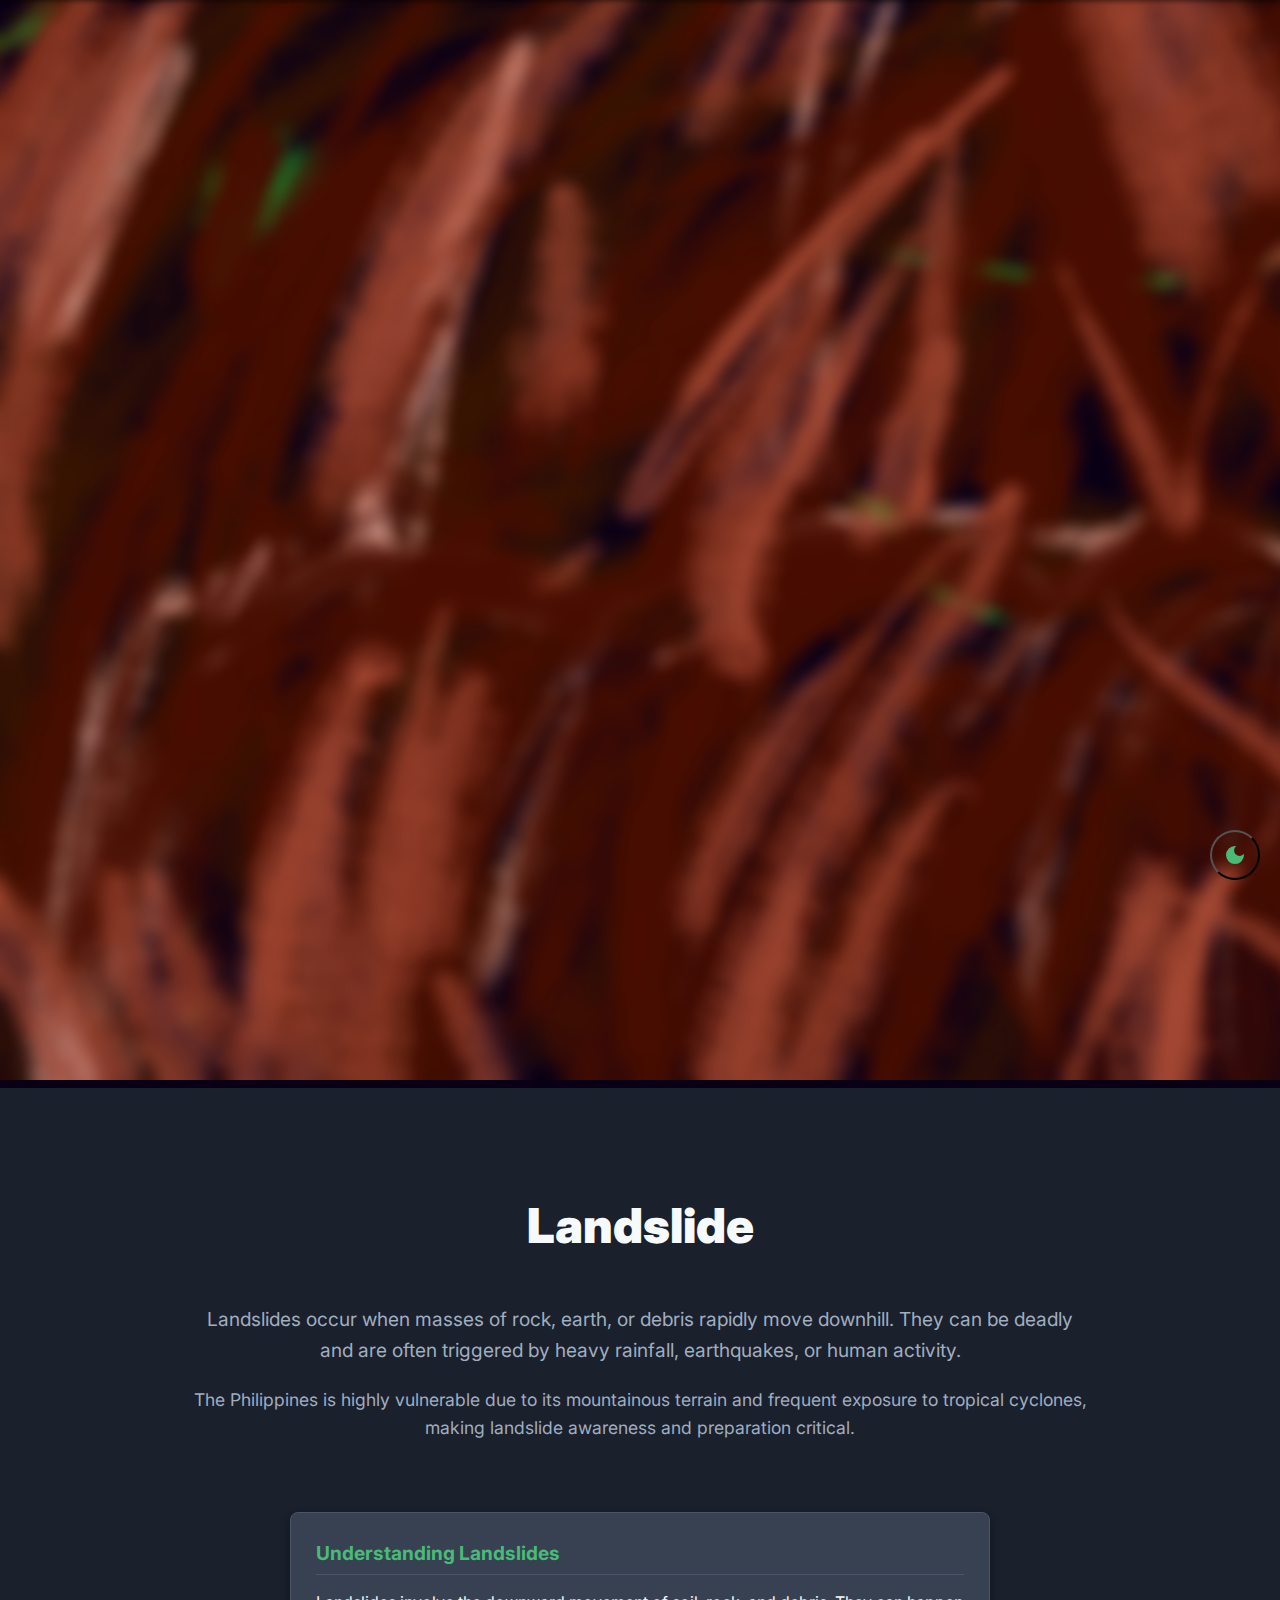
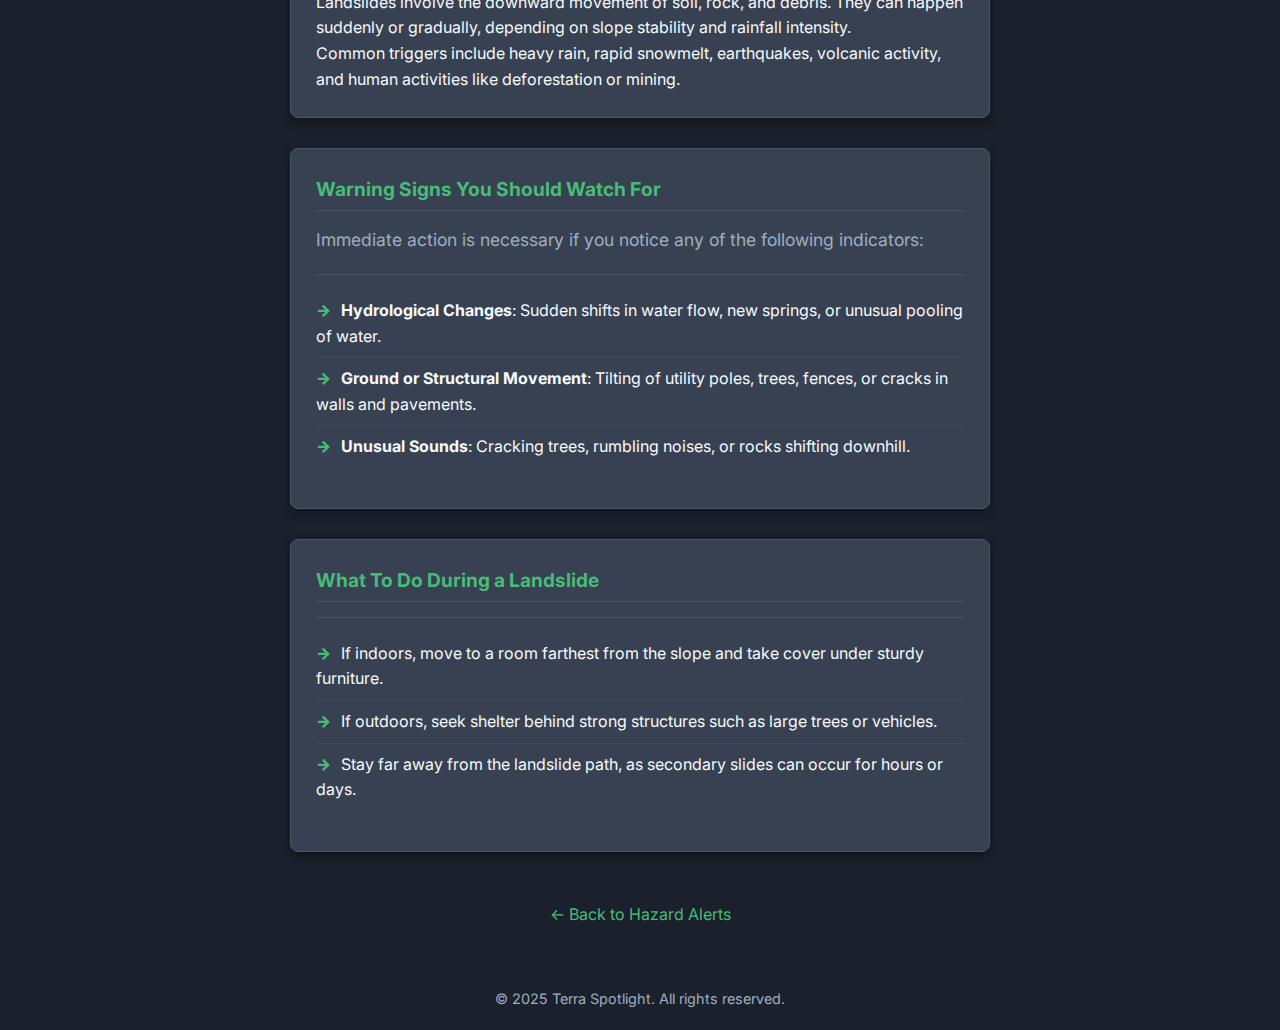
<file: disasters/landslide.html>
<!DOCTYPE html>
<html lang="en">
<head>
    <link rel="icon" type="image/png" href="/assets/Favicon PNG.png" />
    <meta charset="UTF-8">
    <meta name="viewport" content="width=device-width, initial-scale=1.0">
    <title>Landslide Safety Guide - Terra Spotlight</title>
    <link rel="stylesheet" href="../styles.css"> 
</head>
<body>

    <!-- Theme Switch Button -->
    <button id="theme-switch">
        <svg xmlns="http://www.w3.org/2000/svg" height="24px" viewBox="0 -960 960 960" width="24px" fill="#e3e3e3"><path d="M480-120q-150 0-255-105T120-480q0-150 105-255t255-105q14 0 27.5 1t26.5 3q-41 29-65.5 75.5T444-660q0 90 63 153t153 63q55 0 101-24.5t75-65.5q2 13 3 26.5t1 27.5q0 150-105 255T480-120Z"/></svg>
        <svg xmlns="http://www.w3.org/2000/svg" height="24px" viewBox="0 -960 960 960" width="24px" fill="#e3e3e3"><path d="M480-280q-83 0-141.5-58.5T280-480q0-83 58.5-141.5T480-680q83 0 141.5 58.5T680-480q0 83-58.5 141.5T480-280ZM200-440H40v-80h160v80Zm720 0H760v-80h160v80ZM440-760v-160h80v160h-80Zm0 720v-160h80v160h-80ZM256-650l-101-97 57-59 96 100-52 56Zm492 496-97-101 53-55 101 97-57 59Zm-98-550 97-101 59 57-100 96-56-52ZM154-212l101-97 55 53-97 101-59-57Z"/></svg>
    </button>

    <!-- Top Navigation -->
    <nav id="top-nav">
        <div class="logoContainer">
            <div class="logo">Terra Spotlight</div>
            <div class="logoPH">PH</div>
        </div>
        <ul>
            <li><a href="../index.html">Home</a></li>
            <li><a href="heatwave.html">Heat Waves</a></li>
            <li><a href="landslide.html#landslide-guide">Landslides</a></li>
            <li><a href="typhoon.html">Typhoons</a></li>
            <li><a href="flooding.html">Flooding</a></li>
            <li><a href="tsunami.html">Tsunami</a></li>
            <li><a href="volcanic_activity.html">Volcanic Activity</a></li>
        </ul>
    </nav>

    <div>
        <img id="colorLayer" src="../assets/landslideLowestImageBG.png">
    </div>

    <!-- Main Content -->
    <section id="landslide-guide" class="content-section full-viewport">
        
        <div class="page-header" style="max-width: 900px; margin: 0 auto 50px auto; text-align: center;">
            <h2>Landslide</h2>
            <p class="summary-text" style="font-size: 1.2em;">
                Landslides occur when masses of rock, earth, or debris rapidly move downhill. They can be deadly and are often triggered by heavy rainfall, earthquakes, or human activity.
            </p>
            <p class="summary-text">
                The Philippines is highly vulnerable due to its mountainous terrain and frequent exposure to tropical cyclones, making landslide awareness and preparation critical.
            </p>
        </div>

        <div class="content-grid single-column">
            
            <div class="card">
                <h3>Understanding Landslides</h3>
                <p>Landslides involve the downward movement of soil, rock, and debris. They can happen suddenly or gradually, depending on slope stability and rainfall intensity.</p>
                <p>Common triggers include heavy rain, rapid snowmelt, earthquakes, volcanic activity, and human activities like deforestation or mining.</p>
            </div>

            <div class="card" >
                <h3>Warning Signs You Should Watch For</h3>
                <p class="summary-text">Immediate action is necessary if you notice any of the following indicators:</p>
                <ul class="key-facts">
                    <li><b>Hydrological Changes</b>: Sudden shifts in water flow, new springs, or unusual pooling of water.</li>
                    <li><b>Ground or Structural Movement</b>: Tilting of utility poles, trees, fences, or cracks in walls and pavements.</li>
                    <li><b>Unusual Sounds</b>: Cracking trees, rumbling noises, or rocks shifting downhill.</li>
                </ul>
            </div>

            <div class="card" >
                <h3>What To Do During a Landslide</h3>
                <ul class="key-facts">
                    <li>If indoors, move to a room farthest from the slope and take cover under sturdy furniture.</li>
                    <li>If outdoors, seek shelter behind strong structures such as large trees or vehicles.</li>
                    <li>Stay far away from the landslide path, as secondary slides can occur for hours or days.</li>
                </ul>
            </div>
            
        </div>
        
        <a href="../index.html#disasters" class="cta-button" style="margin-top: 50px;">← Back to Hazard Alerts</a>
    </section>
    
    <footer>
        <p>&copy; 2025 Terra Spotlight. All rights reserved.</p>
    </footer>

    <script src="../scripts/lightmode.js"></script>
    <script src="../scripts/hoverNavi.js"></script>
</body>
</html>
</file>
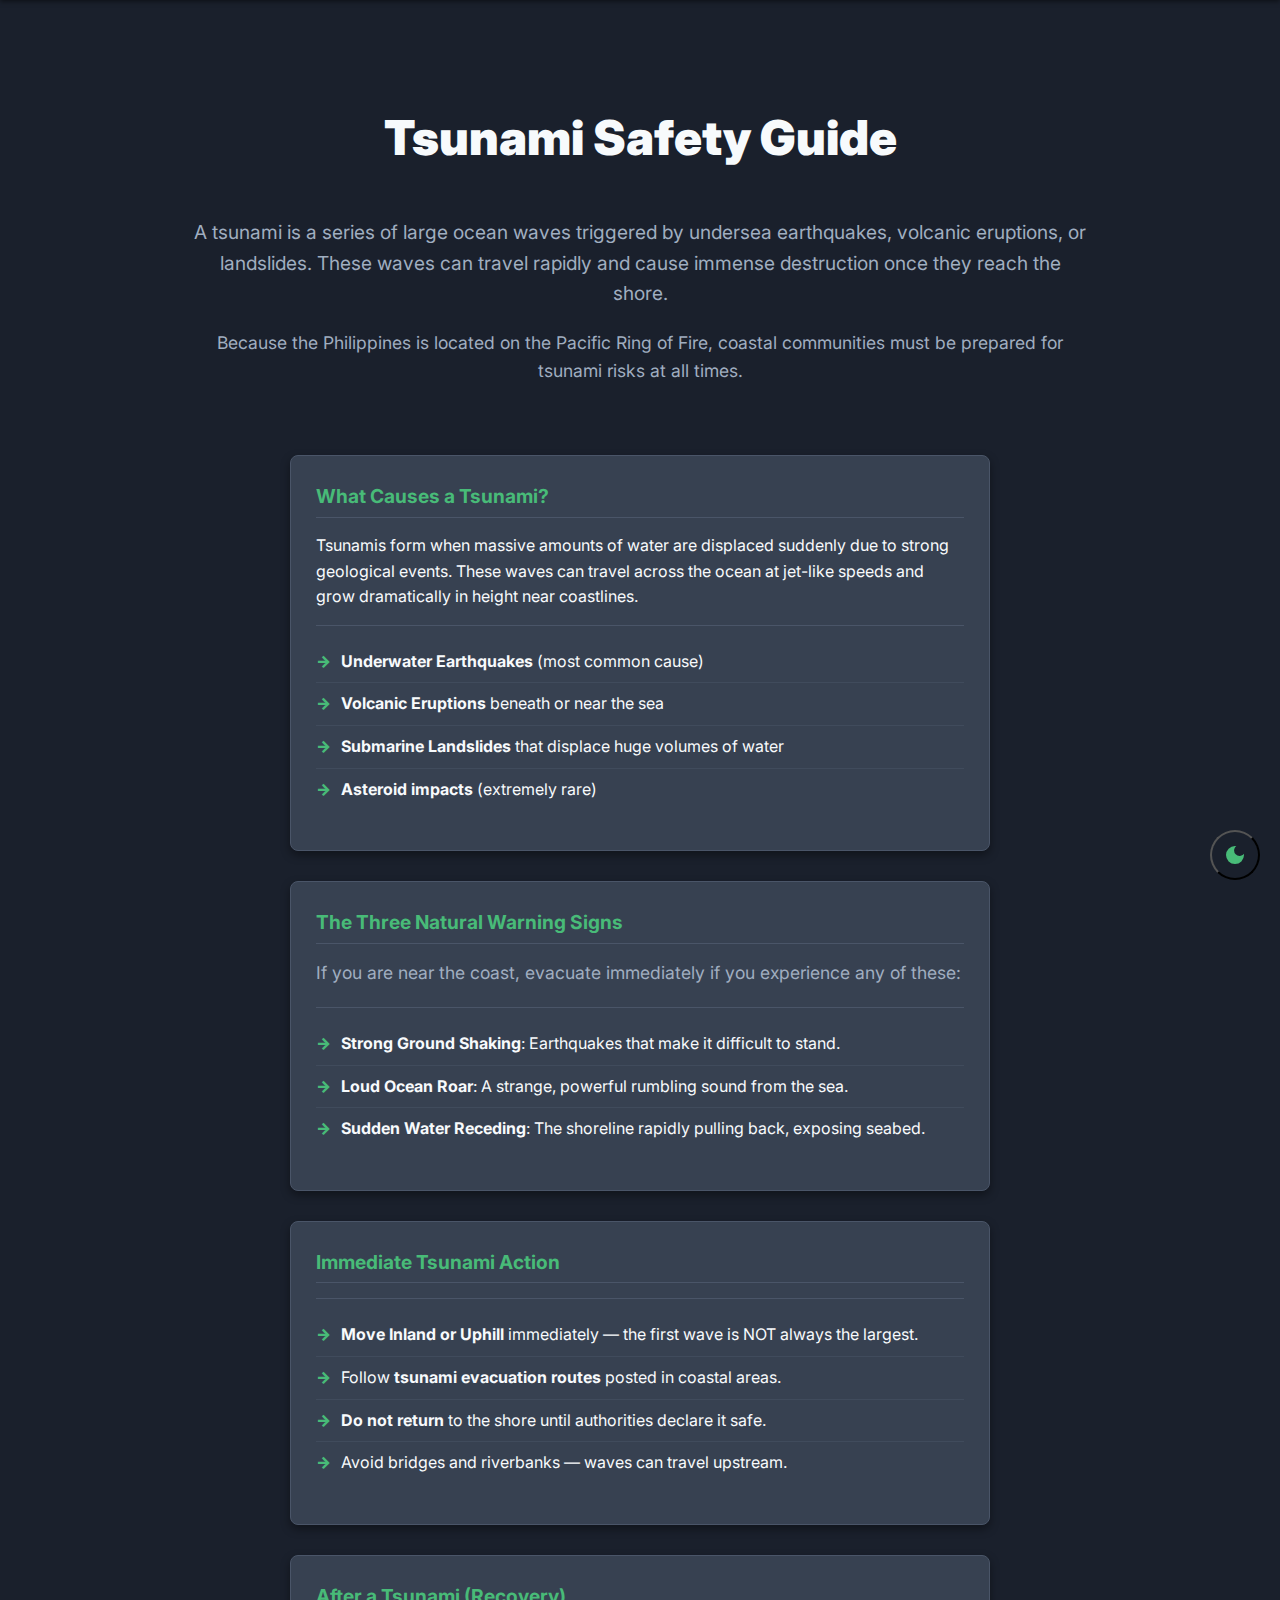
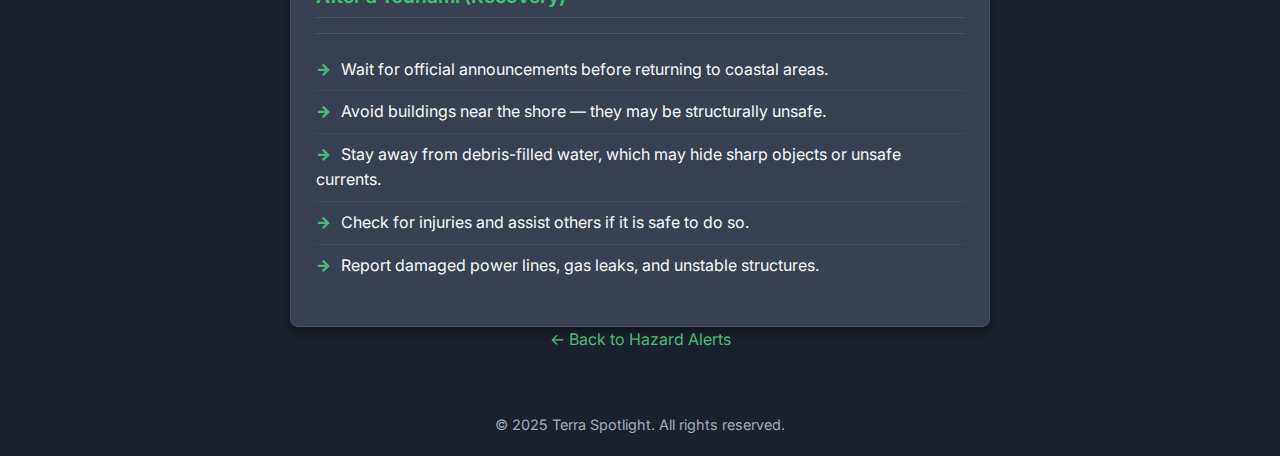
<file: disasters/tsunami.html>
<!DOCTYPE html>
<html lang="en">
<head>
    <link rel="icon" type="image/png" href="/assets/Favicon PNG.png" />
    <meta charset="UTF-8">
    <meta name="viewport" content="width=device-width, initial-scale=1.0">
    <title>Tsunami Safety Guide - Terra Spotlight</title>
    <link rel="stylesheet" href="../styles.css">
</head>
<body>

    <!-- Theme Switch Button -->
    <button id="theme-switch">
        <svg xmlns="http://www.w3.org/2000/svg" height="24px" viewBox="0 -960 960 960" width="24px" fill="#e3e3e3"><path d="M480-120q-150 0-255-105T120-480q0-150 105-255t255-105q14 0 27.5 1t26.5 3q-41 29-65.5 75.5T444-660q0 90 63 153t153 63q55 0 101-24.5t75-65.5q2 13 3 26.5t1 27.5q0 150-105 255T480-120Z"/></svg>
        <svg xmlns="http://www.w3.org/2000/svg" height="24px" viewBox="0 -960 960 960" width="24px" fill="#e3e3e3"><path d="M480-280q-83 0-141.5-58.5T280-480q0-83 58.5-141.5T480-680q83 0 141.5 58.5T680-480q0 83-58.5 141.5T480-280ZM200-440H40v-80h160v80Zm720 0H760v-80h160v80ZM440-760v-160h80v160h-80Zm0 720v-160h80v160h-80ZM256-650l-101-97 57-59 96 100-52 56Zm492 496-97-101 53-55 101 97-57 59Zm-98-550 97-101 59 57-100 96-56-52ZM154-212l101-97 55 53-97 101-59-57Z"/></svg>
    </button>

    <!-- Top Navigation -->
    <nav id="top-nav">
        <span class="logo">Terra Spotlight</span>
        <ul>
            <li><a href="index.html#landing-page">Home</a></li>
            <li><a href="index.html#weather">Weather</a></li>
            <li><a href="index.html#disasters">Alerts</a></li>
            <li><a href="index.html#guides">Safety</a></li>
            <li><a href="index.html#contact">Contact</a></li>
        </ul>
    </nav>

    <section id="tsunami-guide" class="content-section full-viewport">

        <div class="page-header" style="max-width: 900px; margin: 0 auto 50px auto; text-align: center;">
            <h2>Tsunami Safety Guide</h2>
            <p class="summary-text" style="font-size: 1.2em;">
                A tsunami is a series of large ocean waves triggered by undersea earthquakes, volcanic eruptions, or landslides. These waves can travel rapidly and cause immense destruction once they reach the shore.
            </p>
            <p class="summary-text">
                Because the Philippines is located on the Pacific Ring of Fire, coastal communities must be prepared for tsunami risks at all times.
            </p>
        </div>

        <div class="content-grid single-column">
            <div class="card">
                <h3>What Causes a Tsunami?</h3>
                <p>Tsunamis form when massive amounts of water are displaced suddenly due to strong geological events. These waves can travel across the ocean at jet-like speeds and grow dramatically in height near coastlines.</p>
                <ul class="key-facts" style="margin-top: 15px;">
                    <li><b>Underwater Earthquakes</b> (most common cause)</li>
                    <li><b>Volcanic Eruptions</b> beneath or near the sea</li>
                    <li><b>Submarine Landslides</b> that displace huge volumes of water</li>
                    <li><b>Asteroid impacts</b> (extremely rare)</li>
                </ul>
            </div>

            <div class="card" >
                <h3>The Three Natural Warning Signs</h3>
                <p class="summary-text">If you are near the coast, evacuate immediately if you experience any of these:</p>
                <ul class="key-facts">
                    <li><b>Strong Ground Shaking</b>: Earthquakes that make it difficult to stand.</li>
                    <li><b>Loud Ocean Roar</b>: A strange, powerful rumbling sound from the sea.</li>
                    <li><b>Sudden Water Receding</b>: The shoreline rapidly pulling back, exposing seabed.</li>
                </ul>
            </div>

            <div class="card" >
                <h3>Immediate Tsunami Action</h3>
                <ul class="key-facts">
                    <li><b>Move Inland or Uphill</b> immediately — the first wave is NOT always the largest.</li>
                    <li>Follow <b>tsunami evacuation routes</b> posted in coastal areas.</li>
                    <li><b>Do not return</b> to the shore until authorities declare it safe.</li>
                    <li>Avoid bridges and riverbanks — waves can travel upstream.</li>
                </ul>
            </div>

            <div class="card" >
                <h3>After a Tsunami (Recovery)</h3>
                <ul class="key-facts">
                    <li>Wait for official announcements before returning to coastal areas.</li>
                    <li>Avoid buildings near the shore — they may be structurally unsafe.</li>
                    <li>Stay away from debris-filled water, which may hide sharp objects or unsafe currents.</li>
                    <li>Check for injuries and assist others if it is safe to do so.</li>
                    <li>Report damaged power lines, gas leaks, and unstable structures.</li>
                </ul>
            </div>

        </div>

        <a href="../index.html" class="back-to-hazard">← Back to Hazard Alerts</a>
    </section>

    <footer>
        <p>&copy; 2025 Terra Spotlight. All rights reserved.</p>
    </footer>

    <script src="../lightmode.js"></script>
</body>
</html>
</file>
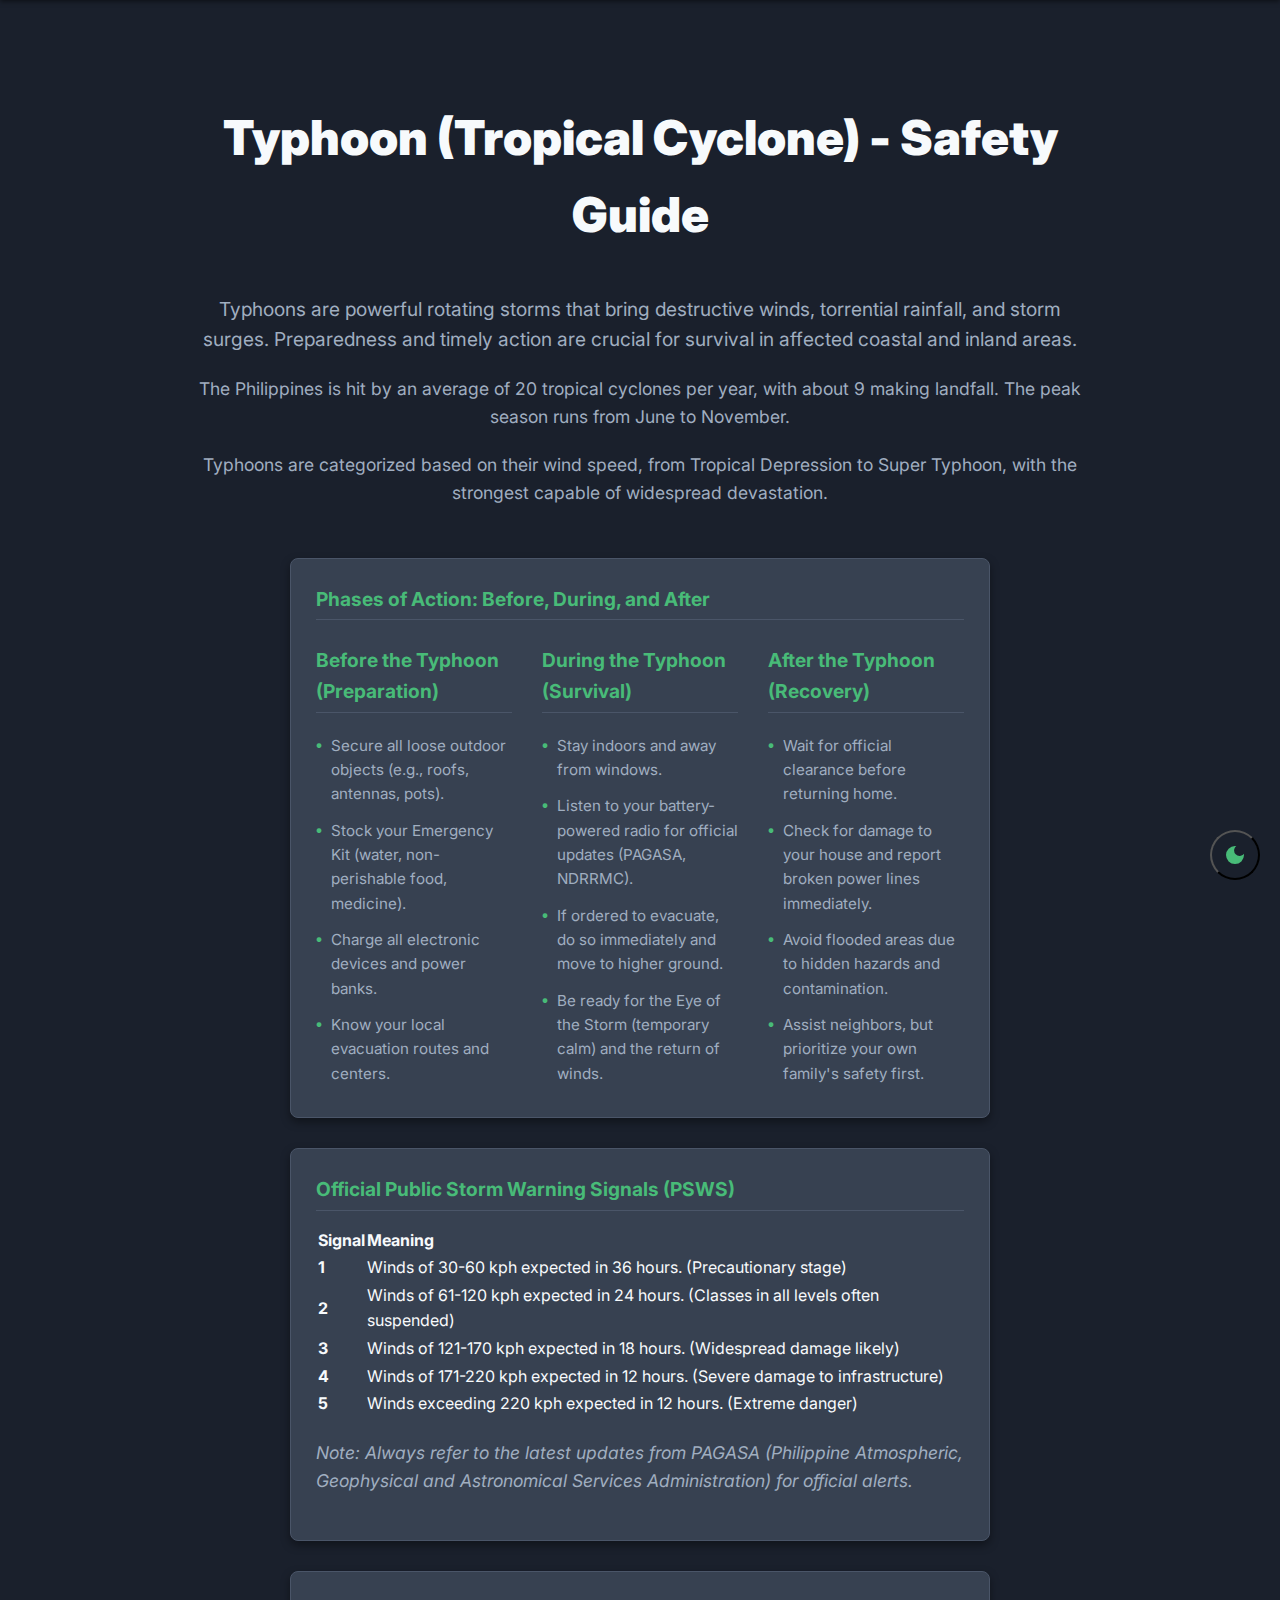
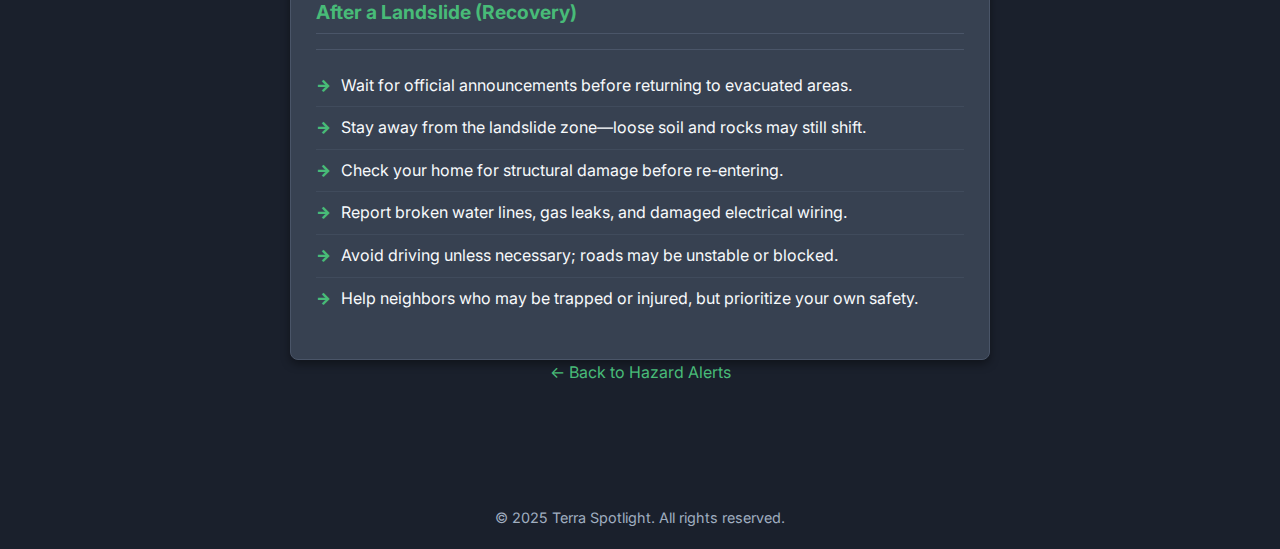
<file: disasters/typhoon.html>
<!DOCTYPE html>
<html lang="en">
<head>
    <meta charset="UTF-8">
    <meta name="viewport" content="width=device-width, initial-scale=1.0">
    <title>Typhoon Safety Guide - Terra Spotlight</title>
    <link rel="stylesheet" href="../styles.css"> 
</head>
<body>
    <button id="theme-switch">
        <svg xmlns="http://www.w3.org/2000/svg" height="24px" viewBox="0 -960 960 960" width="24px" fill="#e3e3e3"><path d="M480-120q-150 0-255-105T120-480q0-150 105-255t255-105q14 0 27.5 1t26.5 3q-41 29-65.5 75.5T444-660q0 90 63 153t153 63q55 0 101-24.5t75-65.5q2 13 3 26.5t1 27.5q0 150-105 255T480-120Z"/></svg>
        <svg xmlns="http://www.w3.org/2000/svg" height="24px" viewBox="0 -960 960 960" width="24px" fill="#e3e3e3"><path d="M480-280q-83 0-141.5-58.5T280-480q0-83 58.5-141.5T480-680q83 0 141.5 58.5T680-480q0 83-58.5 141.5T480-280ZM200-440H40v-80h160v80Zm720 0H760v-80h160v80ZM440-760v-160h80v160h-80Zm0 720v-160h80v160h-80ZM256-650l-101-97 57-59 96 100-52 56Zm492 496-97-101 53-55 101 97-57 59Zm-98-550 97-101 59 57-100 96-56-52ZM154-212l101-97 55 53-97 101-59-57Z"/></svg>
    </button>

    <nav id="top-nav">
        <span class="logo">Terra Spotlight</span>
        <ul>
            <li><a href="index.html#landing-page">Home</a></li>
            <li><a href="index.html#weather">Weather</a></li>
            <li><a href="index.html#disasters">Alerts</a></li>
            <li><a href="index.html#guides">Safety</a></li>
            <li><a href="index.html#contact">Contact</a></li>
        </ul>
    </nav>

    <section id="typhoon-guide" class="content-section full-viewport">
        
        <div class="page-header" style="max-width: 900px; margin: 0 auto 50px auto; text-align: center;">
            <h2>Typhoon (Tropical Cyclone) - Safety Guide</h2>
            <p class="summary-text" style="font-size: 1.2em;">
                Typhoons are powerful rotating storms that bring destructive winds, torrential rainfall, and storm surges. Preparedness and timely action are crucial for survival in affected coastal and inland areas.
            </p>
            <p class="summary-text">The Philippines is hit by an average of 20 tropical cyclones per year, with about 9 making landfall. The peak season runs from June to November.</p>
            <p class="summary-text">Typhoons are categorized based on their wind speed, from Tropical Depression to Super Typhoon, with the strongest capable of widespread devastation.</p>
        </div>

        <div class="content-grid single-column">
            
            <div class="card">
                <h3>Phases of Action: Before, During, and After</h3>
                <div class="action-phases-grid">
                    
                    <div>
                        <h4>Before the Typhoon (Preparation)</h4>
                        <ul>
                            <li>Secure all loose outdoor objects (e.g., roofs, antennas, pots).</li>
                            <li>Stock your Emergency Kit (water, non-perishable food, medicine).</li>
                            <li>Charge all electronic devices and power banks.</li>
                            <li>Know your local evacuation routes and centers.</li>
                        </ul>
                    </div>

                    <div>
                        <h4>During the Typhoon (Survival)</h4>
                        <ul>
                            <li>Stay indoors and away from windows.</li>
                            <li>Listen to your battery-powered radio for official updates (PAGASA, NDRRMC).</li>
                            <li>If ordered to evacuate, do so immediately and move to higher ground.</li>
                            <li>Be ready for the Eye of the Storm (temporary calm) and the return of winds.</li>
                        </ul>
                    </div>

                    <div>
                        <h4>After the Typhoon (Recovery)</h4>
                        <ul>
                            <li>Wait for official clearance before returning home.</li>
                            <li>Check for damage to your house and report broken power lines immediately.</li>
                            <li>Avoid flooded areas due to hidden hazards and contamination.</li>
                            <li>Assist neighbors, but prioritize your own family's safety first.</li>
                        </ul>
                    </div>

                </div>
            </div>

            <div class="card" >
                <h3>Official Public Storm Warning Signals (PSWS)</h3>
                <table class="info-table">
                    <tr>
                        <th>Signal</th>
                        <th>Meaning</th>
                    </tr>
                    <tr>
                        <td><strong style="font-size: 1p;">1</strong></td>
                        <td>Winds of 30-60 kph expected in 36 hours. (Precautionary stage)</td>
                    </tr>
                    <tr>
                        <td><strong style="font-size: 1p;">2</strong></td>
                        <td>Winds of 61-120 kph expected in 24 hours. (Classes in all levels often suspended)</td>
                    </tr>
                    <tr>
                        <td><strong style="font-size: 1p;">3</strong></td>
                        <td>Winds of 121-170 kph expected in 18 hours. (Widespread damage likely)</td>
                    </tr>
                    <tr>
                        <td><strong style="font-size: 1p;">4</strong></td>
                        <td>Winds of 171-220 kph expected in 12 hours. (Severe damage to infrastructure)</td>
                    </tr>
                    <tr>
                        <td><strong style="font-size: 1p;">5</strong></td>
                        <td>Winds exceeding 220 kph expected in 12 hours. (Extreme danger)</td>
                    </tr>
                </table>
                <p class="summary-text" style="margin-top: 20px;">
                    <i>Note: Always refer to the latest updates from PAGASA (Philippine Atmospheric, Geophysical and Astronomical Services Administration) for official alerts.</i>
                </p>
            </div>

             <div class="card" >
                <h3>After a Landslide (Recovery)</h3>
                <ul class="key-facts">
                    <li>Wait for official announcements before returning to evacuated areas.</li>
                    <li>Stay away from the landslide zone—loose soil and rocks may still shift.</li>
                    <li>Check your home for structural damage before re-entering.</li>
                    <li>Report broken water lines, gas leaks, and damaged electrical wiring.</li>
                    <li>Avoid driving unless necessary; roads may be unstable or blocked.</li>
                    <li>Help neighbors who may be trapped or injured, but prioritize your own safety.</li>
                </ul>
            </div>
            
        </div>
        
        
        <a href="../index.html" class="back-to-hazard" style="margin-top: 40px;">← Back to Hazard Alerts</a>
    </section>
    
    <footer>
        <p>&copy; 2025 Terra Spotlight. All rights reserved.</p>
    </footer>

    <script src="../lightmode.js"></script>
</body>
</html>
</file>
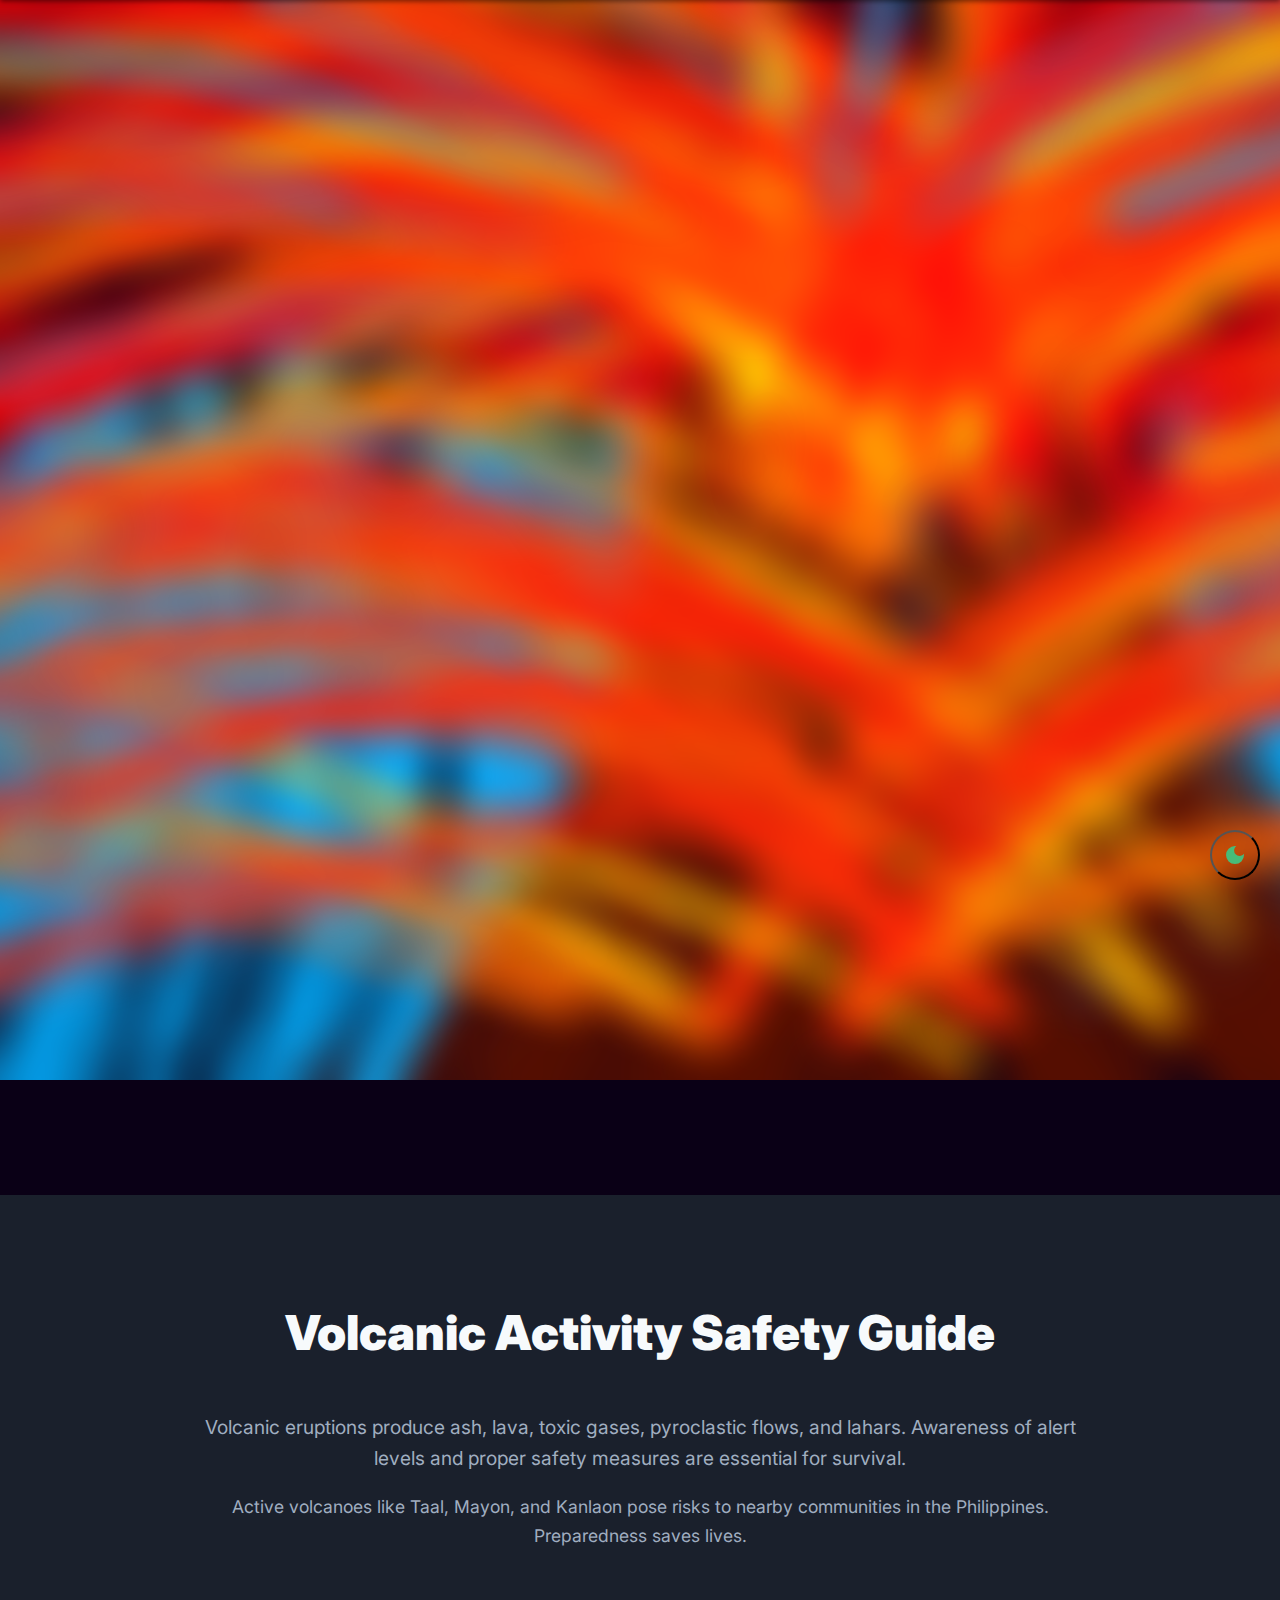
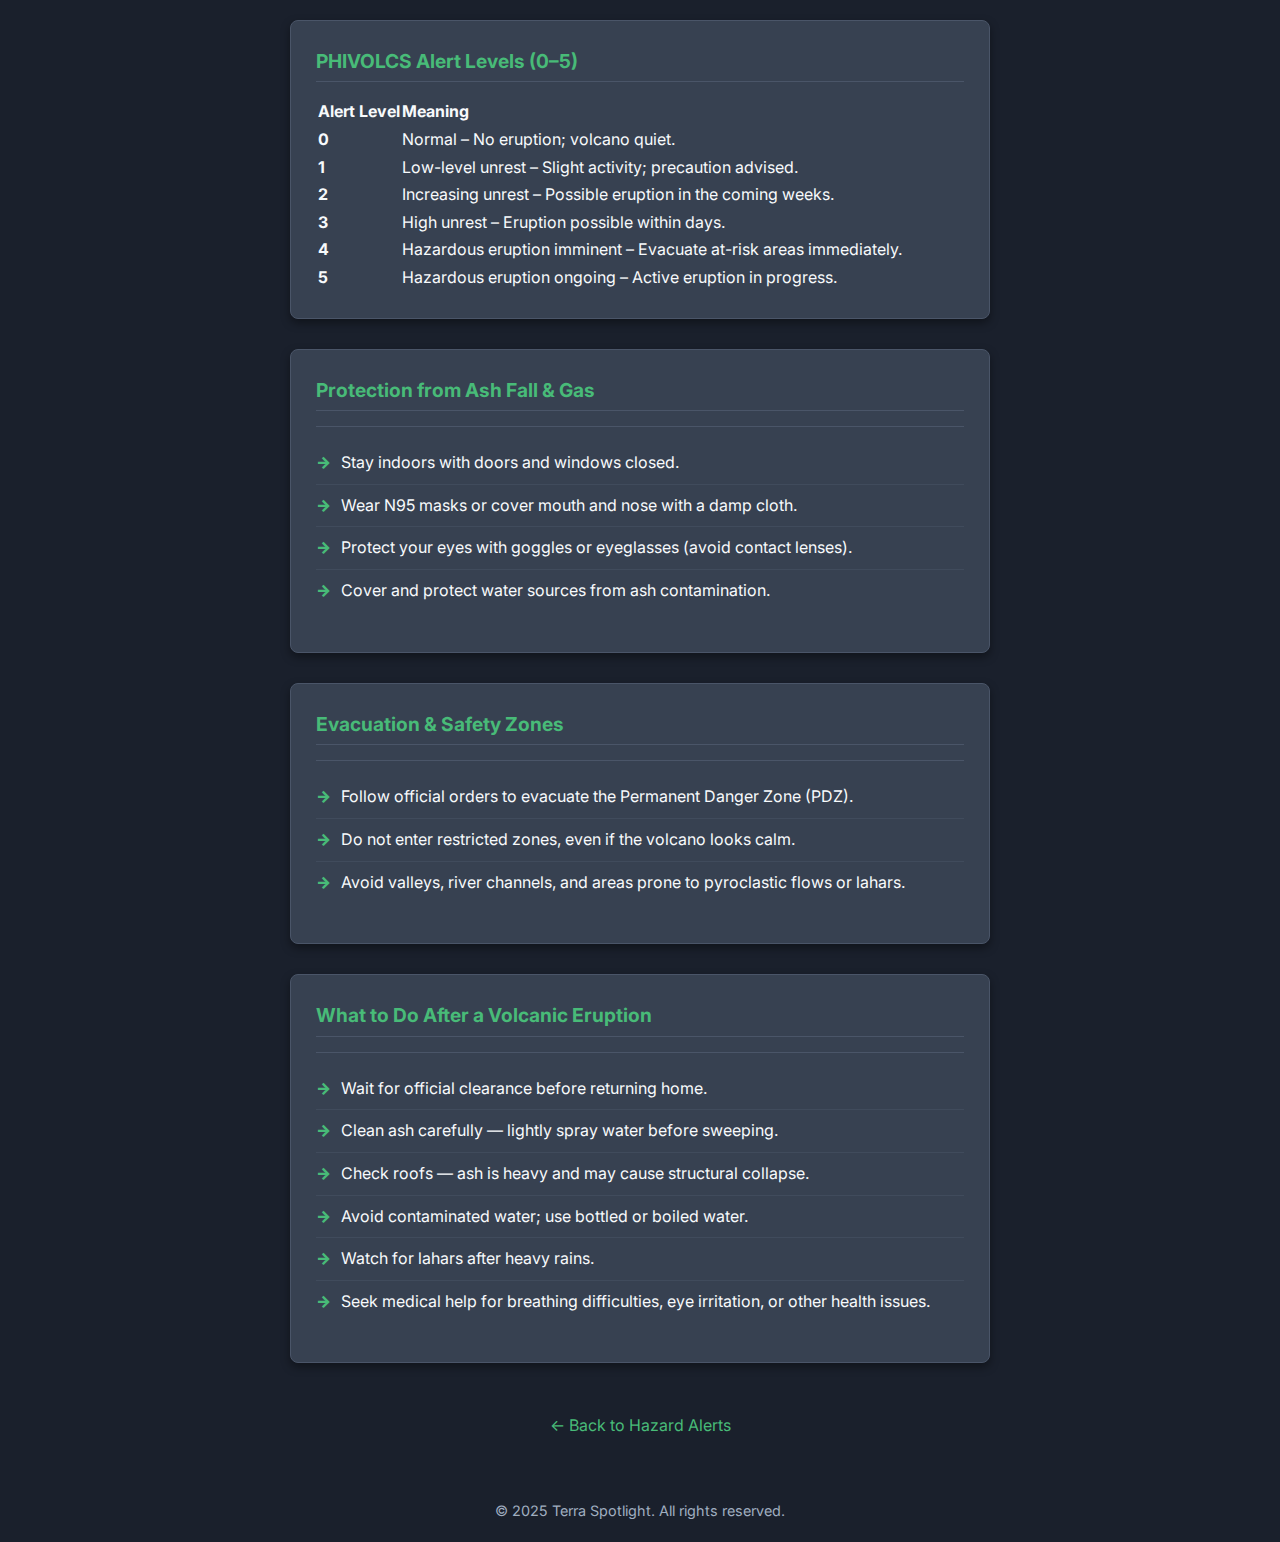
<file: disasters/volcanic_activity.html>
<!DOCTYPE html>
<html lang="en">
<head>
    <link rel="icon" type="image/png" href="/assets/Favicon PNG.png" />
    <meta charset="UTF-8">
    <meta name="viewport" content="width=device-width, initial-scale=1.0">
    <title>Volcanic Activity Safety Guide - Terra Spotlight</title>
    <link rel="stylesheet" href="../styles.css">
</head>
<body>

    <!-- Theme Switch Button -->
    <button id="theme-switch">
        <svg xmlns="http://www.w3.org/2000/svg" height="24px" viewBox="0 -960 960 960" width="24px" fill="#e3e3e3"><path d="M480-120q-150 0-255-105T120-480q0-150 105-255t255-105q14 0 27.5 1t26.5 3q-41 29-65.5 75.5T444-660q0 90 63 153t153 63q55 0 101-24.5t75-65.5q2 13 3 26.5t1 27.5q0 150-105 255T480-120Z"/></svg>
        <svg xmlns="http://www.w3.org/2000/svg" height="24px" viewBox="0 -960 960 960" width="24px" fill="#e3e3e3"><path d="M480-280q-83 0-141.5-58.5T280-480q0-83 58.5-141.5T480-680q83 0 141.5 58.5T680-480q0 83-58.5 141.5T480-280ZM200-440H40v-80h160v80Zm720 0H760v-80h160v80ZM440-760v-160h80v160h-80Zm0 720v-160h80v160h-80ZM256-650l-101-97 57-59 96 100-52 56Zm492 496-97-101 53-55 101 97-57 59Zm-98-550 97-101 59 57-100 96-56-52ZM154-212l101-97 55 53-97 101-59-57Z"/></svg>
    </button>

    <!-- Top Navigation -->
    <nav id="top-nav">
        <span class="logo">Terra Spotlight</span>
        <ul>
            <li><a href="../index.html">Home</a></li>
            <li><a href="heatwave.html">Heat Waves</a></li>
            <li><a href="landslide.html">Landslides</a></li>
            <li><a href="typhoon.html">Typhoons</a></li>
            <li><a href="flooding.html">Flooding</a></li>
            <li><a href="tsunami.html">Tsunami</a></li>
            <li><a href="volcanic_activity.html#volcanic-guide">Volcanic Activity</a></li>
        </ul>
    </nav>

    <div id="colorLayerDiv">
        <img id="colorLayer" src="../assets/volcanicActivityLowestImageBG.png">
    </div>
    <div id="videobgDiv">
        <video id="videobg" height="100vh" width="100vw" autoplay loop muted>
            <source src="../assets/starsBGFar.webm" type="video/webm">
        </video>
    </div>

    <!-- Main Content -->
    <section id="volcanic-guide" class="content-section full-viewport">

        <div class="page-header" style="max-width: 900px; margin: 0 auto 50px auto; text-align: center;">
            <h2>Volcanic Activity Safety Guide</h2>
            <p class="summary-text" style="font-size: 1.2em;">
                Volcanic eruptions produce ash, lava, toxic gases, pyroclastic flows, and lahars. Awareness of alert levels and proper safety measures are essential for survival.
            </p>
            <p class="summary-text">
                Active volcanoes like Taal, Mayon, and Kanlaon pose risks to nearby communities in the Philippines. Preparedness saves lives.
            </p>
        </div>

        <div class="content-grid single-column">
            <div class="card">
                <h3>PHIVOLCS Alert Levels (0–5)</h3>
                <table class="info-table">
                    <tr>
                        <th>Alert Level</th>
                        <th>Meaning</th>
                    </tr>
                    <tr>
                        <td><strong>0</strong></td>
                        <td>Normal – No eruption; volcano quiet.</td>
                    </tr>
                    <tr>
                        <td><strong>1</strong></td>
                        <td>Low-level unrest – Slight activity; precaution advised.</td>
                    </tr>
                    <tr>
                        <td><strong>2</strong></td>
                        <td>Increasing unrest – Possible eruption in the coming weeks.</td>
                    </tr>
                    <tr>
                        <td><strong>3</strong></td>
                        <td>High unrest – Eruption possible within days.</td>
                    </tr>
                    <tr>
                        <td><strong>4</strong></td>
                        <td>Hazardous eruption imminent – Evacuate at-risk areas immediately.</td>
                    </tr>
                    <tr>
                        <td><strong>5</strong></td>
                        <td>Hazardous eruption ongoing – Active eruption in progress.</td>
                    </tr>
                </table>
            </div>

            <div class="card" >
                <h3>Protection from Ash Fall & Gas</h3>
                <ul class="key-facts">
                    <li>Stay indoors with doors and windows closed.</li>
                    <li>Wear N95 masks or cover mouth and nose with a damp cloth.</li>
                    <li>Protect your eyes with goggles or eyeglasses (avoid contact lenses).</li>
                    <li>Cover and protect water sources from ash contamination.</li>
                </ul>
            </div>

            <div class="card" >
                <h3>Evacuation & Safety Zones</h3>
                <ul class="key-facts">
                    <li>Follow official orders to evacuate the Permanent Danger Zone (PDZ).</li>
                    <li>Do not enter restricted zones, even if the volcano looks calm.</li>
                    <li>Avoid valleys, river channels, and areas prone to pyroclastic flows or lahars.</li>
                </ul>
            </div>

            <div class="card" >
                <h3>What to Do After a Volcanic Eruption</h3>
                <ul class="key-facts">
                    <li>Wait for official clearance before returning home.</li>
                    <li>Clean ash carefully — lightly spray water before sweeping.</li>
                    <li>Check roofs — ash is heavy and may cause structural collapse.</li>
                    <li>Avoid contaminated water; use bottled or boiled water.</li>
                    <li>Watch for lahars after heavy rains.</li>
                    <li>Seek medical help for breathing difficulties, eye irritation, or other health issues.</li>
                </ul>
            </div>

        </div>

        <a href="../index.html#disasters" class="cta-button" style="margin-top: 50px;">← Back to Hazard Alerts</a>
    </section>

    <footer>
        <p>&copy; 2025 Terra Spotlight. All rights reserved.</p>
    </footer>

    <script src="../lightmode.js"></script>
    <script src="../hoverNavi.js"></script>
</body>
</html>
</file>
<file: styles.css>
@import url('https://fonts.googleapis.com/css2?family=Inter:wght@300;400;500;700;900&display=swap');

/*
====================================
           __ _-- _
0. Anims ={;3}()  ()-__
====================================
*/

@keyframes globeAnimKey {
  0% {transform: translate(-50%, -50%) translateX(-500px) translateY(253px) rotate(5deg) scaleX(1.4) scaleY(1.4) skewX(1deg) skewY(-28deg); opacity: 0;}
  35% {transform: translate(-50%, -50%) translateX(48px) translateY(20px) rotate(10deg) scaleX(0.8) scaleY(0.8) skewX(1deg) skewY(0deg);opacity: 0.35;}
  53% {transform: translate(-50%, -50%) translateX(-60px) translateY(-26px) rotate(5deg) scaleX(1) scaleY(1) skewX(3deg) skewY(2deg);opacity: 0.53;}
  100% {transform: translate(-50%, -50%) translateX(0px) translateY(0px) rotate(0deg) scaleX(1) scaleY(1) skewX(0deg) skewY(0deg);opacity: 1;}
}

@keyframes spotlightAnim {
  0% {transform: translate(-50%, -50%) scaleX(0) scaleY(0.5); opacity: 0;}
  100% {transform: translate(-50%, -50%) scaleX(1.2) scaleY(1.5);opacity: 0.17;}
}

@keyframes bGTransparency{
  0% {opacity: 0;}
  100% {opacity: 1;}
}

@keyframes bGTransparencyNovaVer{
  0% {opacity: 0;}
  100% {opacity: 0.1;}
}

/*
====================================
1. GLOBAL STYLES & ALTERNATING COLORS
====================================
*/

:root {
    /* Accent Colors */
    --primary-color: #48bb78; /* Vibrant Earthy Green (Accent) */
    --accent-color: #48bb78; /* Used for hover/CTA/link highlights */
    
    /* Alternating Background Colors */
    --bg-dark-A: #1A202C; /* Deep Dark (Odd sections: Landing, Disasters, Contact) */
    --bg-dark-B: #2D3748; /* Slightly lighter Dark (Even sections: Weather, Guides) */

    /* General Colors */
    --bg-card: #374151; /* Mid-dark Card Background for content boxes */
    --text-light: #f7fafc; /* Near White Text */
    --text-muted: #a0aec0; /* Gray for subtle text */
    --border-dark: #4a5568; /* Subtle Border */
    --shadow-dark: 0 4px 10px rgba(0, 0, 0, 0.4);
    --border-radius: 8px;

    --text-glow-color: #f2f2f2; /* Primary green for text light-up */
}

.light-mode {
    /* Accent Colors (Keep Primary/Accent the same deep green for consistency) */
    --primary-color: #38A169;
    --accent-color: #38A169; 
    
    /* Alternating Backgrounds */
    --bg-dark-A: var(--bg-light-A); /* Now used for odd sections */
    --bg-dark-B: var(--bg-light-B); /* Now used for even sections */
    --bg-light-A: #F7FAFC;
    --bg-light-B: #EDF2F7;

    /* General Colors */
    --bg-card: #FFFFFF; /* Pure white cards */
    --text-light: var(--text-dark); /* Main text is now dark */
    --text-dark: #2D3748; 
    --text-muted: #718096; /* Medium gray muted text */
    
    /* Borders and Shadows (Must also be light/subtle) */
    --border-dark: #E2E8F0; /* Very light border */
    --shadow-dark: 0 4px 10px rgba(0, 0, 0, 0.08); /* Subtle shadow for lift */
}

* {
    box-sizing: border-box;
    margin: 0;
    padding: 0;
    scroll-behavior: smooth;
}

body {
    font-family: 'Inter', sans-serif;
    line-height: 1.6;
    color: var(--text-light);
    background-color: var(--bg-dark-A); /* Base body matches BG-A */
    overflow-x: hidden;
}

h1, h2 {
    font-weight: 900;
}

a {
    text-decoration: none;
    color: var(--accent-color);
    transition: color 0.3s ease;
}

a:hover {
    color: var(--text-light);
}


/*
====================================
2. NAVIGATION (Fixed Header)
====================================
*/

#top-nav {
    position: fixed;
    top: 0;
    left: 0;
    width: 100%;
    z-index: 1000;
    display: flex;
    justify-content: space-between;
    align-items: center;
    padding: 15px 40px;
    background-color: var(--bg-dark-A);
    box-shadow: 0 2px 5px rgba(0, 0, 0, 0.5);

    transform: translateY(-100%);
    transition: transform 0.4s ease; /* smooth transition */
    z-index: 1000;
}

/* Show nav */
#top-nav.visible {
  transform: translateY(0);
}

#top-nav.hidden {
  transform: translateY(-100%);
}

.logo {
    font-size: 1.5em;
    font-weight: 700;
    color: var(--primary-color);
}

#top-nav ul {
    list-style: none;
    display: flex;
}

#top-nav li a {
    font-weight: 500;
    color: var(--text-muted);
    padding: 10px 15px;
    border-radius: 5px;
    transition: background-color 0.3s, color 0.3s;
}

#top-nav li a:hover {
    color: var(--text-light);
    background-color: var(--bg-card);
}

/*
====================================
3. FULL VIEWPORT SECTIONS (100vh)
====================================
*/

.full-viewport {
    min-height: 100vh;
    display: flex;
    flex-direction: column; /* Default stack, overridden for landing */
    justify-content: center;
    align-items: center;
    padding: 100px 40px 40px; 
    text-align: center;
    position: relative;
}

.fullViewportLandingVer {
    min-height: 100vh;
    display: flex;
    flex-direction: column; /* Default stack, overridden for landing */
    justify-content: center;
    align-items: center;
    padding: 100px 40px 40px; 
    text-align: center;
    position: relative;
    background-color: #0a0016;
    color: #0a0016;
}

/* Apply Alternating Backgrounds */
.full-viewport:nth-of-type(odd) {
    background-color: var(--bg-dark-A);
}

.full-viewport:nth-of-type(even) {
    background-color: var(--bg-dark-B);
}


/* --- LANDING PAGE SPECIFIC LAYOUT (SIDE-BY-SIDE) --- */
#landing-page {
    position: fixed;
    /* Ensure content inside takes up the full space needed for side-by-side */
    width: 100%; 
    max-width: 1400px; /* Optional width limit */
    
    /* Flex settings for side-by-side */
    display: flex;
    flex-direction: row; 
    align-items: center;
    justify-content: center; 
    
    padding: 0 50px; 
    min-height: 100vh;
}


.scroll-space {
    height: 100vh;  /* or 300vh, 500vh — however long you want */
    background: none; 
    pointer-events: none; /* optional – user can’t click anything in it */
}


/* --- 2. Landing Content Styles --- */
body{
    background-color: #0a0016;
}

#globeAnimDiv{

  align-items: center;
  position: relative;
  animation-name: globeAnimKey;
  animation-duration: 2s;
  animation-iteration-count: 1;
  animation-timing-function: cubic-bezier(0.42, 0, 0.58, 1);
  animation-fill-mode: forwards;
  position: absolute;     
  top: 50%;            
  left: 50%;    
  transform: translate(-50%, -50%);
  text-align: center;
  z-index: -8;
}

#starsBGSmallDiv{
  position: absolute;
  top: 0;
  left: 0;
  z-index: -9;
}

#novaBG{
    scale: 1.5;
    position: fixed;
    top: 0;
    left: 0;
    opacity: 0;
    animation-name: bGTransparencyNovaVer;
    animation-delay: 1;
    animation-duration: 1;
    animation-iteration-count: 1;
    animation-fill-mode: forwards;
    z-index: -10;
}

#starsBGSmall {
  animation-name: bGTransparency;
  animation-delay: 0.5s;
  animation-duration: 5s;
  width: 100vw;
  opacity: 0;
  height: 100vh;
  object-fit: cover;
  animation-fill-mode: forwards;
  z-index: -9;
}


#spotlight{
  overflow-x: hidden;
  position: absolute;
  left: 50%;
  top: 0%;
  transform: translateX(-50%);
  opacity: 0;
  animation: spotlightAnim 1s ease-in-out 1s 1 forwards;
  z-index: -7;
}

/* CUNT-ENT SECTIONS SEMI(?)-PARALAX []*/ /*Delete the cuss word I'm losing my sanity*/

#weather{
    outline: #38A169;
    outline-width: 2px;
    outline-style: solid;
}



/* CONTENT SECTIONS GENERAL STYLES */
.content-section {
    padding-top: 100px; 
}

.content-section h2 {
    font-size: 3em;
    margin-bottom: 40px;
    color: var(--text-light);
    text-align: center;
}

.content-grid {
    display: grid;
    grid-template-columns: repeat(auto-fit, minmax(300px, 1fr));
    gap: 30px;
    width: 100%;
    max-width: 1000px;
    margin: 0 auto;
}

.single-column {
    grid-template-columns: 1fr;
    max-width: 700px;
}

/* Guides */

#guides .card li {
    /* Ensure the list item text color is the target for the shadow */
    color: var(--text-light); 
    transform: translateX(0);
    transition: text-shadow 0.2s ease, color 0.2s ease, transform 0.3s ease;
}

#guides .card li:hover {
    /* 1. Makes the text bright white for maximum contrast */
    color: #ffffff; 
    
    /* 2. Applies the soft, accent green glow using text-shadow */
    text-shadow: 0 0 5px var(--text-glow-color),
                 0 0 10px rgba(72, 187, 120, 0.4); /* Second layer for a wider halo */
    
    /* Optional: Slight lift or movement for tactile feel */
    transform: translateX(7px);
}

/* Card Styling (Minimalistic) */
.card {
    background-color: var(--bg-card);
    padding: 25px;
    border-radius: var(--border-radius);
    box-shadow: var(--shadow-dark);
    border: 1px solid var(--border-dark);
    text-align: left;
    transition: transform 0.3s ease;
}

.card:hover {
    transform: translateY(-5px);
}

.card h3 {
    font-size: 1.2em;
    font-weight: 700;
    color: var(--accent-color);
    margin-bottom: 15px;
    border-bottom: 1px solid var(--border-dark);
    padding-bottom: 5px;
}

.card ul {
    list-style: none;
    padding-left: 0;
}

.card li {
    padding: 8px 0;
    font-size: 1em;
    color: var(--text-muted);
    border-bottom: 1px solid rgba(74, 85, 104, 0.5);
}

.card li:last-child {
    border-bottom: none;
}

/* CONTACT CARD */
.contact-card p {
    margin-top: 15px;
    font-size: 1em;
    color: var(--text-light);
}

.contact-details {
    margin-top: 20px;
    font-weight: 500;
}

.contact-details .card {
    margin: 10px;
}

.contact-details .card .author {
    font-weight: bold;
    font-size: 1.2em;
}

.our-developers {
    font-size: 2em !important;
    color: white !important;
    text-align: center;
    margin-top: 30px;
}

/*
====================================
4. DISASTER CONTENT SECTION STYLES
====================================
*/

.disaster-container {
    display: flex;
    flex-direction: column; 
    width: 90%;
    max-width: 1100px;
    margin: 0 auto;
    background-color: var(--bg-card);
    border-radius: var(--border-radius);
    box-shadow: var(--shadow-dark);
    padding: 30px;
}

@media (min-width: 900px) {
    .disaster-container {
        flex-direction: row; 
        align-items: flex-start;
        min-height: 450px; 
    }
}

/* --- Disaster Navigation (Buttons) --- */
.disaster-nav {
    display: flex;
    flex-direction: row; 
    flex-wrap: wrap;
    padding-right: 20px;
    min-width: 200px; 
    margin-bottom: 20px;
}

@media (min-width: 900px) {
    .disaster-nav {
        flex-direction: column; 
        border-right: 1px solid var(--border-dark);
        margin-bottom: 0;
    }
}

.disaster-btn {
    flex-grow: 1; 
    text-align: left;
    background: transparent;
    color: var(--text-muted);
    border: none;
    cursor: pointer;
    padding: 12px 15px;
    font-size: 1em;
    font-weight: 500;
    transition: background-color 0.3s, color 0.3s, border-left 0.3s;
    border-radius: 4px;
    margin: 5px;
}

@media (min-width: 900px) {
    .disaster-btn {
        margin: 5px 0;
        border-left: 3px solid transparent; 
    }
}

.disaster-btn:hover {
    color: var(--text-light);
    background-color: rgba(74, 85, 104, 0.3); 
}

.disaster-btn.active {
    color: var(--primary-color);
    background-color: var(--bg-dark-A);
    font-weight: 700;
}

@media (min-width: 900px) {
    .disaster-btn.active {
        border-left-color: var(--primary-color);
        color: var(--text-light);
    }
}


/* --- Disaster Content Display --- */
.disaster-display-wrapper {
    flex-grow: 1;
    padding: 10px;
}

.hazard-card {
    display: none; 
    padding-left: 20px;
}

.hazard-card.active-content {
    display: block; 
}

.hazard-card h3 {
    font-size: 1.8em;
    color: var(--primary-color);
    margin-bottom: 10px;
}

.summary-text {
    color: var(--text-muted);
    margin-bottom: 20px;
    font-size: 1.1em;
}

.key-facts {
    list-style: none;
    padding: 15px 0;
    border-top: 1px solid var(--border-dark);
}

.key-facts li {
    padding: 8px 0;
    color: var(--text-light);
    font-size: 1em;
}

.key-facts li::before {
    content: '→';
    color: var(--accent-color);
    font-weight: 900;
    margin-right: 10px;
}

.learn-more-link {
    display: inline-block;
    margin-top: 20px;
    font-weight: 700;
    color: var(--accent-color);
}


/*
====================================
5. FOOTER
====================================
*/

footer {
    position: relative;
    width: 100vw;
    padding: 20px;
    background-color: var(--bg-dark-A);
    text-align: center;
    font-size: 0.9em;
    color: var(--text-muted);
}


/*
====================================
6. MOBILE MEDIA QUERY (Must be last to override desktop styles)
====================================
*/
@media (max-width: 900px) {
    #landing-page {
        flex-direction: column; /* Stacks vertically on smaller screens */
        justify-content: center;
        align-items: center; /* Center items in the column */
    }

    .globe-container, .landing-content {
        /* Reset desktop width constraints */
        width: 100%; 
        max-width: 300px;
        margin-right: 0;
        margin-left: 0;
        flex-grow: 0;
    }
    
    .globe-container {
        height: 300px;
        margin-bottom: 40px;
    }

    .landing-content {
        text-align: center; /* Center text when stacked */
    }
}


/* LIGHT MODE */

#theme-switch {
    height: 50px;
    width: 50px;
    padding: 0;
    border-radius: 50%;
    background-color: var(--bg-gradient-start);
    display: flex;
    justify-content: center;
    align-items: center;
    position: fixed;
    bottom: 20px;
    right: 20px;
    z-index: 3;
}

#theme-switch:hover {
    cursor: pointer;
}

#theme-switch svg {
    fill: var(--primary-color);
}

#theme-switch svg:last-child {
    display: none;
}

.light-mode #theme-switch svg:first-child {
    display: none;
}

.light-mode #theme-switch svg:last-child {
    display: block;
}

/*
====================================
7. TYPHOON GUIDE SPECIFIC STYLES
====================================
*/

/* Ensure the full-viewport centering is disabled for detailed content pages */
#typhoon-guide {
    /* Reset full-viewport properties for content page */
    min-height: auto;
    padding-top: 100px;
    padding-bottom: 100px;
    display: block; /* Use standard block flow */
}

/* Three-column layout for the Before/During/After phases */
.action-phases-grid {
    display: grid;
    grid-template-columns: repeat(3, 1fr);
    gap: 30px;
    margin-top: 25px;
    text-align: left;
}

.action-phases-grid h4 {
    /* Make phase headings pop */
    color: var(--primary-color);
    font-size: 1.2em;
    font-weight: 700;
    margin-bottom: 15px;
    padding-bottom: 5px;
    border-bottom: 1px solid var(--border-dark);
}

.action-phases-grid ul {
    /* Standard list styling for action steps */
    list-style: none; 
    padding-left: 0;
}

.action-phases-grid li {
    font-size: 0.95em;
    color: var(--text-muted);
    padding: 6px 0;
    
    /* Using a custom bullet point for professionalism */
    position: relative;
    padding-left: 15px; 
    border-bottom: none; /* Ensure no extra lines */
}

/* Custom bullet style */
.action-phases-grid li::before {
    content: '•';
    color: var(--primary-color);
    font-weight: 900;
    position: absolute;
    left: 0;
    top: 5px;
}


/* Media query for mobile stacking */
@media (max-width: 900px) {
    .action-phases-grid {
        grid-template-columns: 1fr;
        gap: 40px;
    }
}
</file>
<file: style.css>
@keyframes globeAnimKey {
  0% {transform: translate(-50%, -50%) translateX(-500px) translateY(253px) rotate(5deg) scaleX(1.4) scaleY(1.4) skewX(1deg) skewY(-28deg); opacity: 0;}
  35% {transform: translate(-50%, -50%) translateX(48px) translateY(20px) rotate(10deg) scaleX(0.8) scaleY(0.8) skewX(1deg) skewY(0deg);opacity: 35;}
  53% {transform: translate(-50%, -50%) translateX(-60px) translateY(-26px) rotate(5deg) scaleX(1) scaleY(1) skewX(4deg) skewY(3deg);opacity: 53;}
  100% {transform: translate(-50%, -50%) translateX(0px) translateY(0px) rotate(0deg) scaleX(1) scaleY(1) skewX(0deg) skewY(0deg);opacity: 100;}
}

@keyframes spotlightAnim {
  0% {transform: translate(-50%, -50%) scaleX(0) scaleY(0.5); opacity: 0;}
  100% {transform: translate(-50%, -50%) scaleX(1.2) scaleY(1.5);opacity: 50;}
}

/* Anims up top-----------------------------------------------------------------------------------*/

body{
    background-color: #0a0016;
    overflow-x: hidden;
}

#globeAnimDiv{
  overflow-x: hidden;
  animation-name: globeAnimKey;
  animation-duration: 2s;
  animation-iteration-count: 1;
  animation-timing-function: cubic-bezier(0.42, 0, 0.58, 1);
  animation-fill-mode: forwards;
  /*Anims up top--------------------------------*/
  position: relative;     
  top: 650px;            
  left: 50%;    
  transform: translate(-50%, -50%);
  text-align: center;
}



#spotlight{
  overflow-x: hidden;
  position: absolute;
  left: 50%;
  top: 0%;
  transform: translateX(-50%);
  opacity: 0%;
  animation: spotlightAnim 1s ease-in-out 2.5s 1 forwards;
}
</file>
